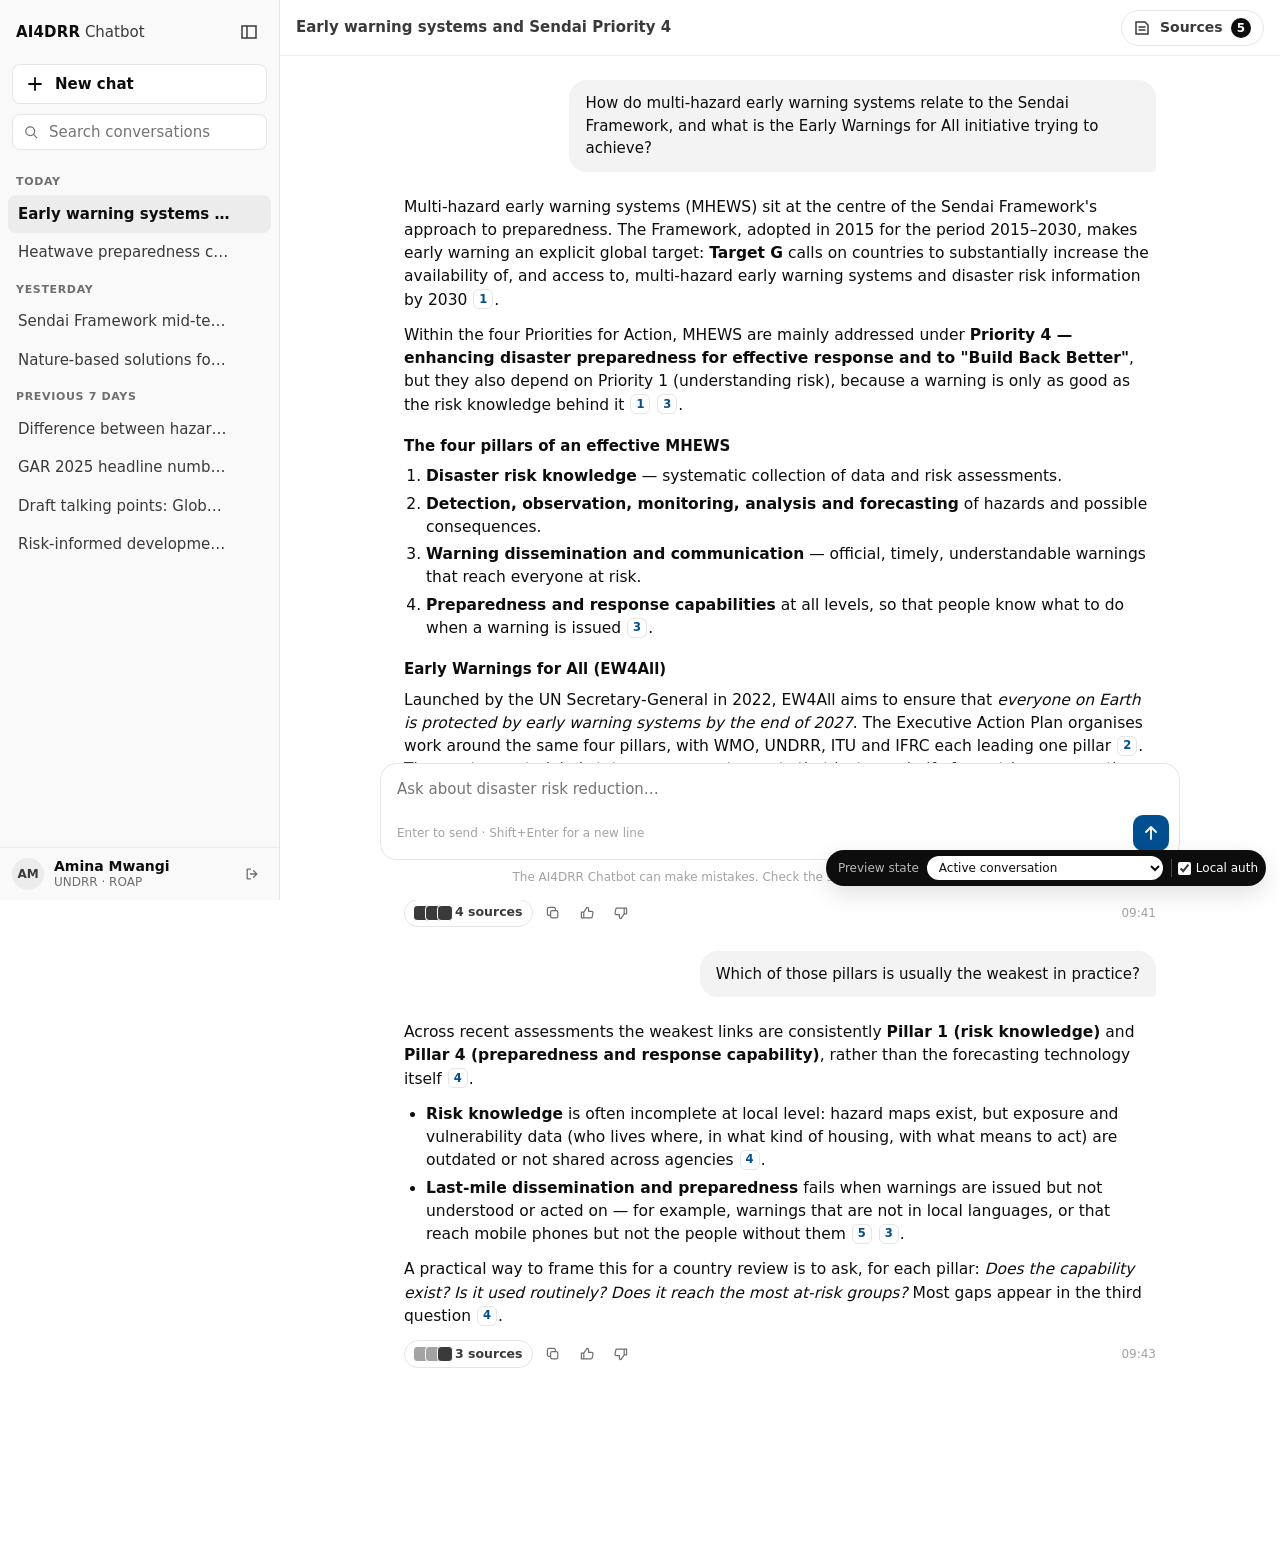
<file: templates/v1-sidebar-sources/index.html>
<!DOCTYPE html>
<html lang="en">
<head>
  <meta charset="UTF-8" />
  <meta name="viewport" content="width=device-width, initial-scale=1.0" />
  <title>AI4DRR Chatbot — UX template v1</title>
  <meta name="description" content="Static UX template: ChatGPT-style chat with left history sidebar and a Copilot-style sources panel on the right. Mock data only." />
  <link rel="stylesheet" href="styles.css" />
</head>
<body data-state="conversation">

  <!-- ================= LOGIN (entry state, mock auth) =================
       Two views: sign-in (SSO + optional local form) and reset. Invitation-only:
       there is no self-registration; see admin-users.html and account-setup.html.
       Everything marked data-local-auth-only is shown only while
       body[data-local-auth="on"] (mock of a future LOCAL_AUTH_ENABLED setting). -->
  <section class="login" id="login" aria-labelledby="loginTitle" hidden>
    <div class="login-inner">
      <h1 id="loginTitle" class="login-wordmark"><span class="wm-name">AI4DRR</span><span class="wm-product">Chatbot</span></h1>

      <!-- View: sign in -->
      <div class="auth-view" id="authSignIn">
        <p class="login-sub">Sign in to access the AI4DRR Chatbot using your organizational account.</p>
        <button class="sso-btn" id="ssoBtn" type="button">
          <span class="sso-btn-label">
            <svg class="ms-glyph" viewBox="0 0 20 20" aria-hidden="true"><rect x="3" y="3" width="6.5" height="6.5"/><rect x="10.5" y="3" width="6.5" height="6.5"/><rect x="3" y="10.5" width="6.5" height="6.5"/><rect x="10.5" y="10.5" width="6.5" height="6.5"/></svg>
            Sign in with Microsoft
          </span>
          <span class="sso-btn-busy" aria-hidden="true"><i class="spinner"></i> Signing in…</span>
        </button>

        <div class="auth-or" data-local-auth-only role="separator" aria-label="or"><span>or</span></div>

        <form class="auth-form" id="localForm" data-local-auth-only novalidate>
          <div class="field">
            <label for="loginEmail">Email</label>
            <input id="loginEmail" name="email" type="email" autocomplete="username" placeholder="name@example.org" required />
          </div>
          <div class="field">
            <label for="loginPassword">Password</label>
            <input id="loginPassword" name="password" type="password" autocomplete="current-password" required />
          </div>
          <p class="auth-error" id="localError" role="alert" hidden></p>
          <button class="auth-btn" id="localSubmit" type="submit">
            <span class="auth-btn-label">Sign in</span>
            <span class="auth-btn-busy" aria-hidden="true"><i class="spinner"></i> Signing in…</span>
          </button>
          <div class="auth-links">
            <a href="#" data-auth-view="reset">Forgot password?</a>
          </div>
        </form>

        <p class="login-note">Access is by invitation only. Accounts are created by the AI4DRR Chatbot administrators.</p>
      </div>

      <!-- View: reset password (local auth only) -->
      <div class="auth-view" id="authReset" data-local-auth-only hidden>
        <h2 class="auth-heading">Reset your password</h2>
        <p class="login-sub">Enter your email and we will send you a link to choose a new password.</p>
        <form class="auth-form" id="resetForm" novalidate>
          <div class="field">
            <label for="resetEmail">Email</label>
            <input id="resetEmail" name="email" type="email" autocomplete="username" placeholder="name@example.org" required />
          </div>
          <p class="auth-error" id="resetError" role="alert" hidden></p>
          <p class="auth-success" id="resetDone" role="status" hidden>If an account exists for that email, a reset link is on its way.</p>
          <button class="auth-btn" id="resetSubmit" type="submit">
            <span class="auth-btn-label">Send reset link</span>
            <span class="auth-btn-busy" aria-hidden="true"><i class="spinner"></i> Sending…</span>
          </button>
          <div class="auth-links">
            <a href="#" data-auth-view="signin">Back to sign in</a>
          </div>
        </form>
      </div>
    </div>
    <p class="login-foot">© UNDRR · AI4DRR Chatbot (preview)</p>
  </section>

  <div class="app" id="app">

    <!-- ================= LEFT: conversation history ================= -->
    <aside class="sidebar" id="sidebar" aria-label="Conversation history">
      <div class="sidebar-head">
        <a class="brand" href="#" aria-label="AI4DRR Chatbot home">
          <span class="brand-text"><span class="wm-name">AI4DRR</span> <span class="wm-product">Chatbot</span></span>
        </a>
        <button class="icon-btn" id="sidebarCollapse" type="button" title="Collapse history" aria-label="Collapse history panel" aria-controls="sidebar" aria-expanded="true">
          <svg viewBox="0 0 20 20" aria-hidden="true"><path d="M3 4h14v12H3z" fill="none" stroke="currentColor" stroke-width="1.5"/><path d="M8 4v12" stroke="currentColor" stroke-width="1.5"/></svg>
        </button>
      </div>

      <button class="new-chat" id="newChatBtn" type="button">
        <svg viewBox="0 0 20 20" aria-hidden="true"><path d="M10 4v12M4 10h12" stroke="currentColor" stroke-width="1.8" stroke-linecap="round"/></svg>
        <span>New chat</span>
      </button>

      <div class="sidebar-search">
        <svg viewBox="0 0 20 20" aria-hidden="true"><circle cx="9" cy="9" r="5.5" fill="none" stroke="currentColor" stroke-width="1.5"/><path d="M13 13l4 4" stroke="currentColor" stroke-width="1.5" stroke-linecap="round"/></svg>
        <input type="search" placeholder="Search conversations" aria-label="Search conversations" />
      </div>

      <nav class="history" id="history" aria-label="Previous conversations">
        <!-- rendered by app.js from mock-data.js -->
      </nav>

      <div class="sidebar-foot">
        <div class="user-chip" title="Signed-in user (mock)">
          <span class="avatar" aria-hidden="true">AM</span>
          <span class="user-meta">
            <span class="user-name">Amina Mwangi</span>
            <span class="user-org">UNDRR · ROAP</span>
          </span>
          <button class="icon-btn signout" id="signOut" type="button" title="Sign out (mock)" aria-label="Sign out">
            <svg viewBox="0 0 20 20" aria-hidden="true"><path d="M8 4H4v12h4M12 14l4-4-4-4M16 10H8" fill="none" stroke="currentColor" stroke-width="1.6" stroke-linecap="round" stroke-linejoin="round"/></svg>
          </button>
        </div>
      </div>
    </aside>

    <!-- ================= CENTER: chat ================= -->
    <main class="chat" id="chat">
      <header class="topbar">
        <div class="topbar-left">
          <button class="icon-btn" id="sidebarOpen" type="button" title="Show history" aria-label="Show history panel" aria-controls="sidebar">
            <svg viewBox="0 0 20 20" aria-hidden="true"><path d="M3 5h14M3 10h14M3 15h14" stroke="currentColor" stroke-width="1.6" stroke-linecap="round"/></svg>
          </button>
          <h1 class="topbar-title" id="chatTitle">New chat</h1>
        </div>
        <div class="topbar-right">
          <button class="pill-btn" id="sourcesToggle" type="button" aria-controls="sources" aria-expanded="false">
            <svg viewBox="0 0 20 20" aria-hidden="true"><path d="M4 4h9l3 3v9H4z" fill="none" stroke="currentColor" stroke-width="1.5"/><path d="M7 9h6M7 12h6" stroke="currentColor" stroke-width="1.5" stroke-linecap="round"/></svg>
            <span>Sources</span>
            <span class="count" id="sourcesCount">0</span>
          </button>
        </div>
      </header>

      <div class="thread-wrap" id="threadWrap">
        <!-- Welcome / empty state -->
        <section class="welcome" id="welcome" aria-label="Start a conversation">
          <div class="welcome-inner">
            <h2>What would you like to know about disaster risk reduction?</h2>
            <p>Answers are grounded in UNDRR and PreventionWeb knowledge, with sources you can check. The assistant does not give personal legal, medical or financial advice.</p>
            <div class="suggestions" id="suggestions">
              <!-- rendered by app.js -->
            </div>
          </div>
        </section>

        <!-- Conversation thread -->
        <div class="thread" id="thread" aria-live="polite">
          <!-- rendered by app.js -->
        </div>
      </div>

      <div class="composer-wrap">
        <form class="composer" id="composer" autocomplete="off">
          <label class="sr-only" for="composerInput">Message</label>
          <textarea id="composerInput" rows="1" placeholder="Ask about disaster risk reduction…"></textarea>
          <div class="composer-actions">
            <span class="composer-hint">Enter to send · Shift+Enter for a new line</span>
            <button class="send-btn" id="sendBtn" type="submit" aria-label="Send message">
              <svg viewBox="0 0 20 20" aria-hidden="true"><path d="M10 16V4M5 9l5-5 5 5" fill="none" stroke="currentColor" stroke-width="1.8" stroke-linecap="round" stroke-linejoin="round"/></svg>
            </button>
          </div>
        </form>
        <p class="composer-disclaimer">The AI4DRR Chatbot can make mistakes. Check the sources before relying on an answer.</p>
      </div>
    </main>

    <!-- ================= RIGHT: sources / citations ================= -->
    <aside class="sources" id="sources" aria-label="Sources and citations" aria-hidden="true">
      <div class="sources-head">
        <div>
          <h2>Sources</h2>
          <p class="sources-sub" id="sourcesSub">For the latest answer</p>
        </div>
        <button class="icon-btn" id="sourcesClose" type="button" title="Close sources" aria-label="Close sources panel">
          <svg viewBox="0 0 20 20" aria-hidden="true"><path d="M5 5l10 10M15 5L5 15" stroke="currentColor" stroke-width="1.6" stroke-linecap="round"/></svg>
        </button>
      </div>
      <div class="sources-filter" role="group" aria-label="Filter sources">
        <button type="button" class="chip is-on" data-filter="all">All</button>
        <button type="button" class="chip" data-filter="KB">Knowledge base</button>
        <button type="button" class="chip" data-filter="WEB">Web</button>
      </div>
      <ol class="source-list" id="sourceList">
        <!-- rendered by app.js -->
      </ol>
      <div class="sources-empty" id="sourcesEmpty" hidden>
        <p>No sources yet. Ask a question and the sources used for the answer will appear here.</p>
      </div>
    </aside>

    <div class="scrim" id="scrim" hidden></div>
  </div>

  <!-- Template-only control to switch between static states. Not part of the product UI. -->
  <div class="demo-bar" role="region" aria-label="Template preview states">
    <span class="demo-label">Preview state</span>
    <select id="stateSelect" aria-label="Preview state">
      <option value="login">Login</option>
      <option value="login-loading">Login — signing in</option>
      <option value="login-reset">Login — reset password</option>
      <option value="welcome">Welcome / new chat</option>
      <option value="conversation" selected>Active conversation</option>
      <option value="sources-open">Sources panel open ([2] focused)</option>
      <option value="loading">Loading / thinking</option>
      <option value="error">Error presentation</option>
    </select>
    <label class="demo-toggle" title="Mock of the future LOCAL_AUTH_ENABLED setting">
      <input type="checkbox" id="localAuthToggle" />
      <span>Local auth</span>
    </label>
  </div>

  <script src="mock-data.js"></script>
  <script src="app.js"></script>
</body>
</html>
</file>
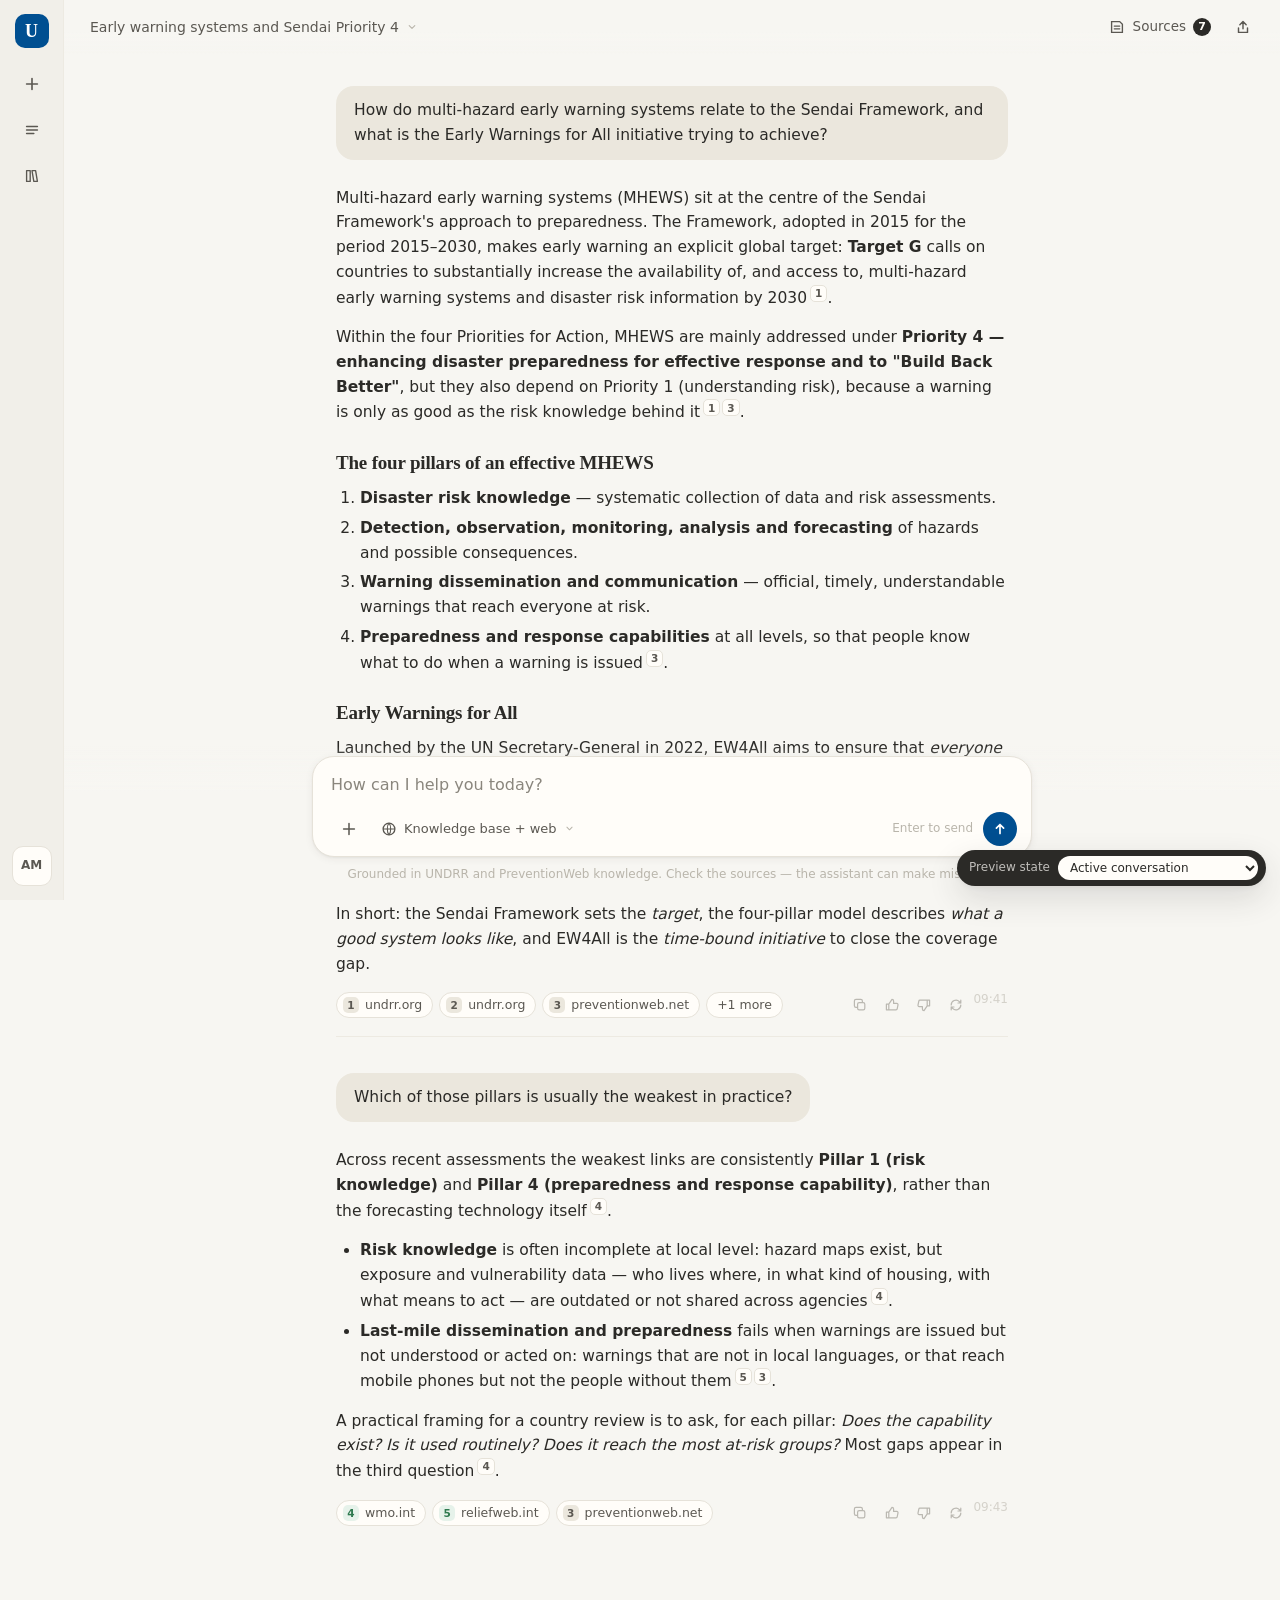
<file: templates/v2-claude-web/index.html>
<!DOCTYPE html>
<html lang="en">
<head>
  <meta charset="UTF-8" />
  <meta name="viewport" content="width=device-width, initial-scale=1.0" />
  <title>UNDRR Chatbot — UX concept v2</title>
  <meta name="description" content="Static UX concept v2: calm, document-like conversation workspace with an icon rail, floating composer, citation popovers and a grouped Sources panel. Mock data only." />
  <link rel="stylesheet" href="styles.css" />
</head>
<body data-state="conversation">
<div class="ws" id="ws">

  <!-- ============ LEFT: icon rail + expandable recents panel ============ -->
  <nav class="rail" id="rail" aria-label="Primary">
    <a class="rail-brand" href="#" aria-label="UNDRR Chatbot">
      <span class="brand-mark" aria-hidden="true">U</span>
    </a>
    <button class="rail-btn" id="railNew" type="button" title="New chat" aria-label="New chat">
      <svg viewBox="0 0 20 20" aria-hidden="true"><path d="M10 4v12M4 10h12" stroke="currentColor" stroke-width="1.8" stroke-linecap="round"/></svg>
    </button>
    <button class="rail-btn" id="railRecents" type="button" title="Recents" aria-label="Show recent conversations" aria-controls="recents" aria-expanded="false">
      <svg viewBox="0 0 20 20" aria-hidden="true"><path d="M4 6h12M4 10h12M4 14h8" stroke="currentColor" stroke-width="1.7" stroke-linecap="round"/></svg>
    </button>
    <button class="rail-btn" type="button" title="Library (mock)" aria-label="Library">
      <svg viewBox="0 0 20 20" aria-hidden="true"><path d="M4 4h4v12H4zM10 4h4l2 12h-4z" fill="none" stroke="currentColor" stroke-width="1.5" stroke-linejoin="round"/></svg>
    </button>
    <div class="rail-spacer"></div>
    <button class="rail-btn rail-avatar" type="button" title="Amina Mwangi · UNDRR ROAP (mock)" aria-label="Account">AM</button>
  </nav>

  <aside class="recents" id="recents" aria-label="Recent conversations" aria-hidden="true">
    <div class="recents-head">
      <h2>Recents</h2>
      <button class="ghost-btn" id="recentsPin" type="button" aria-pressed="false" title="Keep panel open">
        <svg viewBox="0 0 20 20" aria-hidden="true"><path d="M3 4h14v12H3z" fill="none" stroke="currentColor" stroke-width="1.5"/><path d="M8 4v12" stroke="currentColor" stroke-width="1.5"/></svg>
      </button>
    </div>
    <button class="recents-new" id="recentsNew" type="button">
      <svg viewBox="0 0 20 20" aria-hidden="true"><path d="M10 4v12M4 10h12" stroke="currentColor" stroke-width="1.8" stroke-linecap="round"/></svg>
      New chat
    </button>
    <div class="recents-list" id="recentsList"><!-- app.js --></div>
    <div class="recents-foot">
      <span class="foot-name">Amina Mwangi</span>
      <span class="foot-org">UNDRR · ROAP</span>
    </div>
  </aside>

  <!-- ============ CENTRE: document-like conversation ============ -->
  <main class="doc" id="doc">
    <header class="doc-head">
      <div class="doc-head-l">
        <button class="ghost-btn only-mobile" id="mobileMenu" type="button" aria-label="Open navigation">
          <svg viewBox="0 0 20 20" aria-hidden="true"><path d="M4 6h12M4 10h12M4 14h12" stroke="currentColor" stroke-width="1.7" stroke-linecap="round"/></svg>
        </button>
        <button class="doc-title" id="docTitle" type="button" title="Rename (mock)">
          <span id="docTitleText">New chat</span>
          <svg viewBox="0 0 20 20" aria-hidden="true"><path d="M6 8l4 4 4-4" fill="none" stroke="currentColor" stroke-width="1.6" stroke-linecap="round" stroke-linejoin="round"/></svg>
        </button>
      </div>
      <div class="doc-head-r">
        <button class="ghost-btn" id="sourcesBtn" type="button" aria-controls="sourcesPanel" aria-expanded="false">
          <svg viewBox="0 0 20 20" aria-hidden="true"><path d="M4 4h9l3 3v9H4z" fill="none" stroke="currentColor" stroke-width="1.5"/><path d="M7 9h6M7 12h6" stroke="currentColor" stroke-width="1.5" stroke-linecap="round"/></svg>
          <span>Sources</span><span class="badge" id="sourcesBadge">0</span>
        </button>
        <button class="ghost-btn icon-only" type="button" title="Share (mock)" aria-label="Share">
          <svg viewBox="0 0 20 20" aria-hidden="true"><path d="M10 12V4M6.5 7.5L10 4l3.5 3.5M5 11v5h10v-5" fill="none" stroke="currentColor" stroke-width="1.6" stroke-linecap="round" stroke-linejoin="round"/></svg>
        </button>
      </div>
    </header>

    <!-- Welcome (new chat) -->
    <section class="greet" id="greet" aria-label="New chat">
      <span class="greet-mark" aria-hidden="true">U</span>
      <h1 class="greet-title">Good afternoon, Amina.<br><span>What are you working on in disaster risk reduction?</span></h1>
    </section>

    <!-- Conversation -->
    <article class="thread" id="thread" aria-live="polite"><!-- app.js --></article>

    <!-- Composer (in welcome it sits mid-page; in conversation it sticks to the bottom) -->
    <div class="composer-wrap" id="composerWrap">
      <form class="composer" id="composer" autocomplete="off">
        <label class="sr-only" for="composerInput">Message</label>
        <textarea id="composerInput" rows="1" placeholder="How can I help you today?"></textarea>
        <div class="composer-row">
          <div class="composer-tools">
            <button class="tool-btn" type="button" title="Attach a file (mock)" aria-label="Attach a file">
              <svg viewBox="0 0 20 20" aria-hidden="true"><path d="M10 4v12M4 10h12" stroke="currentColor" stroke-width="1.7" stroke-linecap="round"/></svg>
            </button>
            <button class="tool-btn tool-scope" type="button" title="Answer scope (mock)" aria-haspopup="menu">
              <svg viewBox="0 0 20 20" aria-hidden="true"><circle cx="10" cy="10" r="6.5" fill="none" stroke="currentColor" stroke-width="1.5"/><path d="M3.5 10h13M10 3.5c2.5 2.5 2.5 10.5 0 13M10 3.5c-2.5 2.5-2.5 10.5 0 13" fill="none" stroke="currentColor" stroke-width="1.2"/></svg>
              <span>Knowledge base + web</span>
              <svg viewBox="0 0 20 20" aria-hidden="true" class="chev"><path d="M6 8l4 4 4-4" fill="none" stroke="currentColor" stroke-width="1.6" stroke-linecap="round" stroke-linejoin="round"/></svg>
            </button>
          </div>
          <div class="composer-send">
            <span class="composer-hint">Enter to send</span>
            <button class="send-btn" id="sendBtn" type="submit" aria-label="Send message">
              <svg viewBox="0 0 20 20" aria-hidden="true"><path d="M10 15V5M6 9l4-4 4 4" fill="none" stroke="currentColor" stroke-width="1.9" stroke-linecap="round" stroke-linejoin="round"/></svg>
            </button>
          </div>
        </div>
      </form>
      <p class="composer-note">Grounded in UNDRR and PreventionWeb knowledge. Check the sources — the assistant can make mistakes.</p>
    </div>

    <!-- Welcome-only prompt starters (below the mid-page composer) -->
    <section class="starters" id="starters" aria-label="Suggested prompts"><!-- app.js --></section>
  </main>

  <!-- ============ RIGHT: Sources panel (grouped per answer) ============ -->
  <aside class="sources" id="sourcesPanel" aria-label="Sources" aria-hidden="true">
    <div class="sources-head">
      <h2>Sources</h2>
      <button class="ghost-btn icon-only" id="sourcesClose" type="button" aria-label="Close sources">
        <svg viewBox="0 0 20 20" aria-hidden="true"><path d="M5 5l10 10M15 5L5 15" stroke="currentColor" stroke-width="1.6" stroke-linecap="round"/></svg>
      </button>
    </div>
    <p class="sources-note" id="sourcesNote">Grouped by answer. Select a citation in the conversation to jump to its source.</p>
    <div class="sources-body" id="sourcesBody"><!-- app.js --></div>
  </aside>

  <!-- Citation quick-inspect popover (desktop) / bottom sheet (mobile) -->
  <div class="popover" id="popover" role="dialog" aria-label="Source" hidden>
    <div class="pop-arrow" aria-hidden="true"></div>
    <div class="pop-body" id="popBody"></div>
  </div>

  <div class="scrim" id="scrim" hidden></div>
</div>

<!-- Template-only control. Not part of the product UI. -->
<div class="demo-bar" role="region" aria-label="Template preview states">
  <span class="demo-label">Preview state</span>
  <select id="stateSelect" aria-label="Preview state">
    <option value="welcome">Welcome / new chat</option>
    <option value="conversation" selected>Active conversation</option>
    <option value="citation">Citation popover open ([2])</option>
    <option value="sources-open">Sources panel open</option>
    <option value="loading">Loading / thinking</option>
    <option value="error">Error presentation</option>
  </select>
</div>

<script src="mock-data.js"></script>
<script src="app.js"></script>
</body>
</html>
</file>
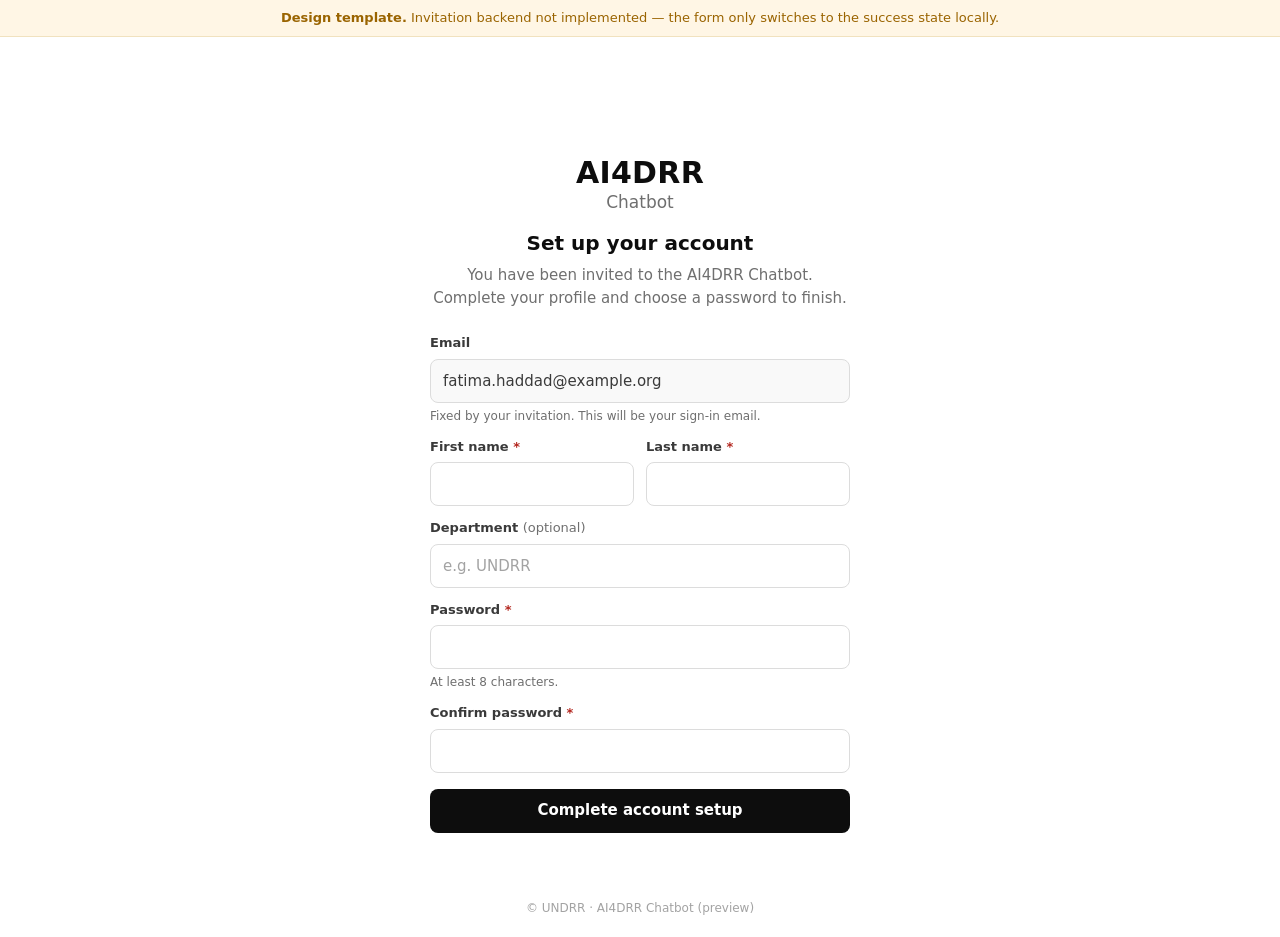
<file: templates/v1-sidebar-sources/account-setup.html>
<!DOCTYPE html>
<html lang="en">
<head>
  <meta charset="UTF-8" />
  <meta name="viewport" content="width=device-width, initial-scale=1.0" />
  <title>Account setup — AI4DRR Chatbot (UX template v1)</title>
  <meta name="description" content="Design template: the account-setup screen an invited user reaches from their invitation link. Mock only; no backend." />
  <link rel="stylesheet" href="styles.css" />
  <link rel="stylesheet" href="admin.css" />
</head>
<body data-state="login">

  <!-- Template-only notice: the invitation link, its validation and the account creation do not exist yet.
       Preview states: ?state=form (default) | ?state=success | ?state=invalid -->
  <div class="tpl-banner" role="note">
    <strong>Design template.</strong> Invitation backend not implemented — the form only switches to the success state locally.
  </div>

  <!-- Same centred entry layout as the sign-in screen (styles.css .login). -->
  <section class="login setup" aria-labelledby="setupTitle">
    <div class="login-inner">
      <h1 class="login-wordmark"><span class="wm-name">AI4DRR</span><span class="wm-product">Chatbot</span></h1>

      <!-- State: the form (valid invitation) -->
      <div class="auth-view" id="setupForm">
        <h2 class="auth-heading" id="setupTitle">Set up your account</h2>
        <p class="login-sub">You have been invited to the AI4DRR Chatbot. Complete your profile and choose a password to finish.</p>
        <form class="auth-form" id="form" novalidate>
          <div class="field field-readonly">
            <label for="email">Email</label>
            <input id="email" name="email" type="email" value="fatima.haddad@example.org" readonly aria-readonly="true" />
            <p class="field-hint">Fixed by your invitation. This will be your sign-in email.</p>
          </div>
          <div class="field-row">
            <div class="field">
              <label for="firstName">First name <span class="required" aria-hidden="true">*</span></label>
              <input id="firstName" name="first_name" type="text" autocomplete="given-name" required />
            </div>
            <div class="field">
              <label for="lastName">Last name <span class="required" aria-hidden="true">*</span></label>
              <input id="lastName" name="last_name" type="text" autocomplete="family-name" required />
            </div>
          </div>
          <div class="field">
            <label for="department">Department <span class="optional">(optional)</span></label>
            <input id="department" name="department" type="text" autocomplete="organization" placeholder="e.g. UNDRR" />
          </div>
          <div class="field">
            <label for="password">Password <span class="required" aria-hidden="true">*</span></label>
            <input id="password" name="password" type="password" autocomplete="new-password" minlength="8" required />
            <p class="field-hint">At least 8 characters.</p>
          </div>
          <div class="field">
            <label for="confirm">Confirm password <span class="required" aria-hidden="true">*</span></label>
            <input id="confirm" name="confirm_password" type="password" autocomplete="new-password" required />
          </div>
          <p class="auth-error" id="error" role="alert" hidden></p>
          <button class="auth-btn" id="submit" type="submit">
            <span class="auth-btn-label">Complete account setup</span>
            <span class="auth-btn-busy" aria-hidden="true"><i class="spinner"></i> Setting up…</span>
          </button>
        </form>
      </div>

      <!-- State: success -->
      <div class="auth-view setup-success" id="setupSuccess" hidden>
        <div class="check" aria-hidden="true"><svg viewBox="0 0 20 20"><path d="M5 10.5l3.5 3.5L15 7" fill="none" stroke="currentColor" stroke-width="2" stroke-linecap="round" stroke-linejoin="round"/></svg></div>
        <h2 class="auth-heading">Account setup complete</h2>
        <p class="login-sub">Your AI4DRR Chatbot account is ready.</p>
        <a class="auth-btn" href="index.html">Continue to AI4DRR Chatbot</a>
      </div>

      <!-- State: invalid or expired link -->
      <div class="auth-view setup-success" id="setupInvalid" hidden>
        <h2 class="auth-heading">This invitation link is not valid</h2>
        <p class="login-sub">The link may have expired (invitations last 24 hours) or already been used. Ask an AI4DRR Chatbot administrator for a new invitation.</p>
        <a class="auth-btn" href="index.html">Go to sign in</a>
      </div>
    </div>
    <p class="login-foot">© UNDRR · AI4DRR Chatbot (preview)</p>
  </section>

  <script>
    /* Template-only behaviour: client-side checks, then the success state. No request is made. */
    (function () {
      'use strict';
      const $ = (id) => document.getElementById(id);
      const show = (id) => ['setupForm', 'setupSuccess', 'setupInvalid'].forEach((v) => { $(v).hidden = v !== id; });
      const state = new URLSearchParams(location.search).get('state');
      if (state === 'success') show('setupSuccess');
      else if (state === 'invalid') show('setupInvalid');
      $('form').addEventListener('submit', (e) => {
        e.preventDefault();
        const f = $('form'); const err = $('error'); err.hidden = true;
        if (!f.first_name.value.trim() || !f.last_name.value.trim()) { err.textContent = 'First name and last name are required.'; err.hidden = false; return; }
        if (f.password.value.length < 8) { err.textContent = 'Use at least 8 characters for your password.'; err.hidden = false; return; }
        if (f.password.value !== f.confirm_password.value) { err.textContent = 'Passwords do not match.'; err.hidden = false; return; }
        $('submit').disabled = true; $('submit').classList.add('is-busy');
        setTimeout(() => { $('submit').disabled = false; $('submit').classList.remove('is-busy'); show('setupSuccess'); }, 900);
      });
    })();
  </script>
</body>
</html>
</file>
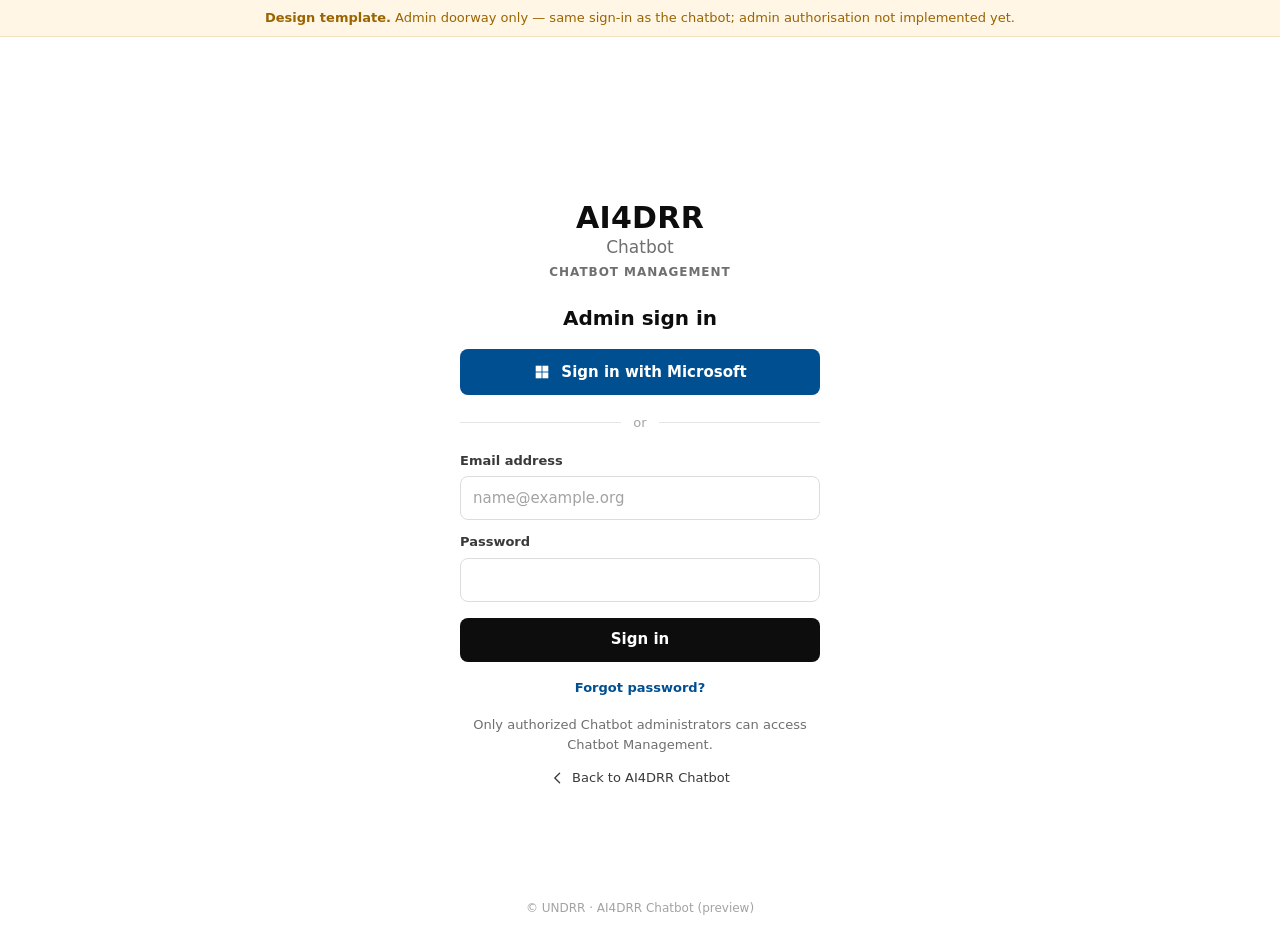
<file: templates/v1-sidebar-sources/admin-login.html>
<!DOCTYPE html>
<html lang="en">
<head>
  <meta charset="UTF-8" />
  <meta name="viewport" content="width=device-width, initial-scale=1.0" />
  <title>Admin sign in — Chatbot Management (UX template v1)</title>
  <meta name="description" content="Design template for /admin/login: the Chatbot Management doorway. Same sign-in methods and session model as the chatbot; no separate auth. Mock only." />
  <link rel="stylesheet" href="styles.css" />
  <link rel="stylesheet" href="admin.css" />
</head>
<body data-state="login" data-local-auth="on">

  <!-- Template-only notice. Design target: /admin/login. Same methods (Microsoft primary, local when
       LOCAL_AUTH_ENABLED), same users / auth_sessions as the normal sign-in — only the doorway differs.
       Admin authorisation (users.is_admin, /api/admin/*) is a later backend task; nothing is enforced here.
       Preview: ?local=off hides the local section, as GET /api/auth/config would. -->
  <div class="tpl-banner" role="note">
    <strong>Design template.</strong> Admin doorway only — same sign-in as the chatbot; admin authorisation not implemented yet.
  </div>

  <section class="login admin-login" aria-labelledby="adminLoginTitle">
    <div class="login-inner">
      <h1 class="login-wordmark"><span class="wm-name">AI4DRR</span><span class="wm-product">Chatbot</span></h1>
      <p class="admin-login-area">Chatbot Management</p>

      <div class="auth-view" id="authSignIn">
        <h2 class="auth-heading" id="adminLoginTitle">Admin sign in</h2>
        <button class="sso-btn" id="ssoBtn" type="button">
          <span class="sso-btn-label">
            <svg class="ms-glyph" viewBox="0 0 20 20" aria-hidden="true"><rect x="3" y="3" width="6.5" height="6.5"/><rect x="10.5" y="3" width="6.5" height="6.5"/><rect x="3" y="10.5" width="6.5" height="6.5"/><rect x="10.5" y="10.5" width="6.5" height="6.5"/></svg>
            Sign in with Microsoft
          </span>
          <span class="sso-btn-busy" aria-hidden="true"><i class="spinner"></i> Signing in…</span>
        </button>

        <div class="auth-or" data-local-auth-only role="separator" aria-label="or"><span>or</span></div>

        <form class="auth-form" id="localForm" data-local-auth-only novalidate>
          <div class="field">
            <label for="loginEmail">Email address</label>
            <input id="loginEmail" name="email" type="email" autocomplete="username" placeholder="name@example.org" required />
          </div>
          <div class="field">
            <label for="loginPassword">Password</label>
            <input id="loginPassword" name="password" type="password" autocomplete="current-password" required />
          </div>
          <p class="auth-error" id="localError" role="alert" hidden></p>
          <button class="auth-btn" id="localSubmit" type="submit">
            <span class="auth-btn-label">Sign in</span>
            <span class="auth-btn-busy" aria-hidden="true"><i class="spinner"></i> Signing in…</span>
          </button>
          <div class="auth-links">
            <a href="index.html">Forgot password?</a>
          </div>
        </form>

        <p class="login-note">Only authorized Chatbot administrators can access Chatbot Management.</p>
        <a class="admin-login-back" href="index.html">
          <svg viewBox="0 0 20 20" aria-hidden="true"><path d="M12 4l-6 6 6 6" fill="none" stroke="currentColor" stroke-width="1.6" stroke-linecap="round" stroke-linejoin="round"/></svg>
          Back to AI4DRR Chatbot
        </a>
      </div>
    </div>
    <p class="login-foot">© UNDRR · AI4DRR Chatbot (preview)</p>
  </section>

  <script>
    /* Template-only behaviour: the feature flag comes from the URL instead of GET /api/auth/config, and both
       sign-in actions only show a busy state, then open the Users template. No request is made. */
    (function () {
      'use strict';
      const $ = (id) => document.getElementById(id);
      if (new URLSearchParams(location.search).get('local') === 'off') document.body.dataset.localAuth = 'off';
      const go = (btn) => { btn.disabled = true; btn.classList.add('is-busy'); setTimeout(() => { location.href = 'admin-users.html'; }, 900); };
      $('ssoBtn').addEventListener('click', () => go($('ssoBtn')));
      $('localForm').addEventListener('submit', (e) => {
        e.preventDefault();
        const f = $('localForm'); const err = $('localError'); err.hidden = true;
        if (!f.email.value.trim() || !f.email.validity.valid || !f.password.value) { err.textContent = 'Enter your email address and password.'; err.hidden = false; return; }
        go($('localSubmit'));
      });
    })();
  </script>
</body>
</html>
</file>
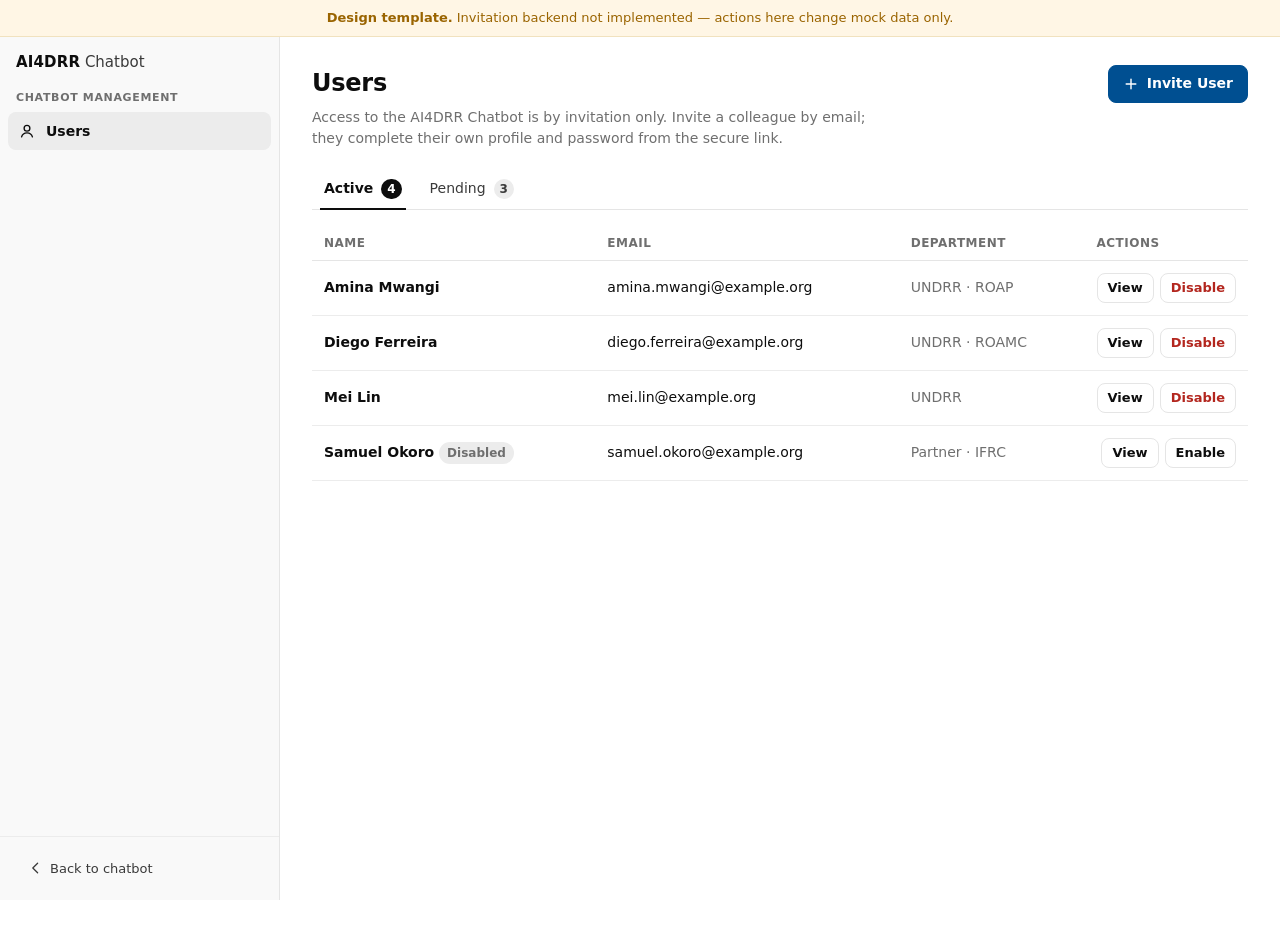
<file: templates/v1-sidebar-sources/admin-users.html>
<!DOCTYPE html>
<html lang="en">
<head>
  <meta charset="UTF-8" />
  <meta name="viewport" content="width=device-width, initial-scale=1.0" />
  <title>Chatbot Management — Users (UX template v1)</title>
  <meta name="description" content="Design template: invitation-only user management for the AI4DRR Chatbot. Mock data only; no backend." />
  <link rel="stylesheet" href="styles.css" />
  <link rel="stylesheet" href="admin.css" />
</head>
<body class="admin-body">

  <!-- Template-only notice. The invitation backend (invite / resend / revoke / disable) does not exist yet;
       every action on this page only changes the mock data in the browser. -->
  <div class="tpl-banner" role="note">
    <strong>Design template.</strong> Invitation backend not implemented — actions here change mock data only.
  </div>

  <div class="admin" id="admin">

    <!-- ================= LEFT: management navigation ================= -->
    <aside class="admin-nav" aria-label="Chatbot management">
      <div class="sidebar-head">
        <a class="brand" href="index.html" aria-label="AI4DRR Chatbot">
          <span class="brand-text"><span class="wm-name">AI4DRR</span> <span class="wm-product">Chatbot</span></span>
        </a>
      </div>
      <p class="admin-nav-title">Chatbot Management</p>
      <nav class="admin-menu">
        <a class="admin-menu-item is-active" href="#" aria-current="page">
          <svg viewBox="0 0 20 20" aria-hidden="true"><circle cx="10" cy="7" r="3.2" fill="none" stroke="currentColor" stroke-width="1.5"/><path d="M4 16.5c.8-3 3.1-4.5 6-4.5s5.2 1.5 6 4.5" fill="none" stroke="currentColor" stroke-width="1.5" stroke-linecap="round"/></svg>
          <span>Users</span>
        </a>
      </nav>
      <div class="sidebar-foot">
        <a class="admin-back" href="index.html">
          <svg viewBox="0 0 20 20" aria-hidden="true"><path d="M12 4l-6 6 6 6" fill="none" stroke="currentColor" stroke-width="1.6" stroke-linecap="round" stroke-linejoin="round"/></svg>
          Back to chatbot
        </a>
      </div>
    </aside>

    <!-- ================= MAIN: users ================= -->
    <main class="admin-main">
      <header class="admin-head">
        <div>
          <h1 class="admin-title">Users</h1>
          <p class="admin-sub">Access to the AI4DRR Chatbot is by invitation only. Invite a colleague by email; they complete their own profile and password from the secure link.</p>
        </div>
        <button class="btn btn-primary admin-primary" id="inviteBtn" type="button">
          <svg viewBox="0 0 20 20" aria-hidden="true"><path d="M10 4v12M4 10h12" stroke="currentColor" stroke-width="1.8" stroke-linecap="round"/></svg>
          Invite User
        </button>
      </header>

      <div class="admin-tabs" role="tablist" aria-label="User lists">
        <button class="admin-tab is-active" id="tabActive" role="tab" type="button" aria-selected="true" aria-controls="panelActive" data-tab="active">
          Active <span class="tab-count" id="countActive">0</span>
        </button>
        <button class="admin-tab" id="tabPending" role="tab" type="button" aria-selected="false" aria-controls="panelPending" data-tab="pending">
          Pending <span class="tab-count" id="countPending">0</span>
        </button>
      </div>

      <!-- Active users -->
      <section class="admin-panel" id="panelActive" role="tabpanel" aria-labelledby="tabActive">
        <table class="admin-table" aria-label="Active users">
          <thead>
            <tr><th scope="col">Name</th><th scope="col">Email</th><th scope="col">Department</th><th scope="col" class="col-actions">Actions</th></tr>
          </thead>
          <tbody id="activeRows"><!-- rendered by admin.js from mock data --></tbody>
        </table>
        <p class="admin-empty" id="activeEmpty" hidden>No active users yet.</p>
      </section>

      <!-- Pending invitations -->
      <section class="admin-panel" id="panelPending" role="tabpanel" aria-labelledby="tabPending" hidden>
        <table class="admin-table" aria-label="Pending invitations">
          <thead>
            <tr><th scope="col">Email</th><th scope="col">Invited</th><th scope="col">Expires</th><th scope="col" class="col-actions">Actions</th></tr>
          </thead>
          <tbody id="pendingRows"><!-- rendered by admin.js from mock data --></tbody>
        </table>
        <p class="admin-empty" id="pendingEmpty" hidden>No pending invitations. Invitations expire 24 hours after they are sent.</p>
      </section>
    </main>
  </div>

  <!-- ================= Invite User dialog ================= -->
  <div class="modal-scrim" id="inviteScrim" hidden></div>
  <div class="modal" id="inviteModal" role="dialog" aria-modal="true" aria-labelledby="inviteTitle" hidden>
    <form class="modal-form" id="inviteForm" novalidate>
      <h2 class="modal-title" id="inviteTitle">Invite User</h2>
      <p class="modal-sub">The user will receive a secure link to complete their profile and set a password. The invitation expires in 24 hours.</p>
      <div class="field">
        <label for="inviteEmail">Email address <span class="required" aria-hidden="true">*</span></label>
        <input id="inviteEmail" name="email" type="email" autocomplete="off" placeholder="name@example.org" required />
      </div>
      <p class="auth-error" id="inviteError" role="alert" hidden></p>
      <div class="modal-actions">
        <button class="btn" id="inviteCancel" type="button">Cancel</button>
        <button class="btn btn-primary" id="inviteSubmit" type="submit">Send invitation</button>
      </div>
    </form>
  </div>

  <!-- Transient confirmation (template-only) -->
  <div class="toast" id="toast" role="status" hidden></div>

  <script src="admin.js"></script>
</body>
</html>
</file>
<file: templates/v1-sidebar-sources/styles.css>
/* =========================================================================
   AI4DRR Chatbot — UX template v1
   Three-column shell: history (left) · chat (centre) · sources (right).
   Plain CSS, no build step. Tokens first, then layout, then components.
   ========================================================================= */

:root {
  /* Quiet light theme: neutral white / light-gray surfaces, dark neutral
     text, low-contrast dividers. UNDRR blue is reserved for the brand mark,
     links, citations and the primary action — never for surface tints. */
  --blue-900: #003a6b;
  --blue-700: #004f91;
  --blue-500: #1a6bb5;
  --blue-100: #dde9f4;
  --blue-50:  #f3f7fb;

  --ink-900: #0d0d0d;    /* primary text */
  --ink-700: #3a3a3a;    /* secondary text / icons */
  --ink-500: #6f6f6f;    /* muted text */
  --ink-300: #a3a3a3;    /* placeholders, timestamps */
  --ink-200: #dcdcdc;    /* strong border */
  --ink-150: #e5e5e5;    /* default border */
  --ink-100: #ececec;    /* selected / hover surface */
  --ink-75:  #f3f3f3;    /* subtle surface (user bubble) */
  --ink-50:  #f9f9f9;    /* sidebar / panel canvas */
  --white:   #ffffff;

  --green-600: #2f7a4f;
  --green-50:  #eaf4ee;
  --amber-600: #9a6400;
  --amber-50:  #fff6e5;
  --red-600:   #b3261e;
  --red-50:    #fdecea;

  --bg-app: var(--white);
  --bg-panel: var(--ink-50);     /* sidebar + sources panel canvas */
  --bg-chat: var(--white);
  --border: var(--ink-150);
  --border-soft: var(--ink-100);
  --text: var(--ink-900);
  --text-muted: var(--ink-500);
  --accent: var(--blue-700);
  --accent-soft: var(--ink-100); /* selection is neutral, not blue */
  --focus: 0 0 0 2px rgba(0, 79, 145, 0.35);

  --sidebar-w: 280px;
  --sidebar-rail-w: 60px;
  --sources-w: 360px;
  --chat-max: 800px;
  --radius: 12px;
  --radius-sm: 8px;
  --shadow-1: none;                              /* flat surfaces; borders do the work */
  --shadow-2: 0 8px 24px rgba(0, 0, 0, 0.12);   /* mobile drawers only */
  --ease: 220ms cubic-bezier(0.2, 0, 0, 1);

  --font: "Segoe UI", system-ui, -apple-system, "Helvetica Neue", Arial, sans-serif;
}

* { box-sizing: border-box; }
html, body { height: 100%; }
body {
  margin: 0;
  font-family: var(--font);
  font-size: 15px;
  line-height: 1.5;
  color: var(--text);
  background: var(--bg-app);
  -webkit-font-smoothing: antialiased;
}
button, input, textarea, select { font: inherit; color: inherit; }
button { cursor: pointer; }
:where(button, input, textarea, select, a):focus-visible { outline: none; box-shadow: var(--focus); }
svg { width: 20px; height: 20px; display: block; }
.sr-only { position: absolute; width: 1px; height: 1px; overflow: hidden; clip: rect(0 0 0 0); white-space: nowrap; }

/* =========================================================================
   App shell — ChatGPT-style document flow
   The page (body) is the ONE primary vertical scroll. The sidebar and the
   sources panel are fixed to the viewport; the chat column is normal flow
   with left/right margins reserving their space. Nothing here can grow the
   document width: fixed elements are out of flow, and the chat column is
   sized from the viewport minus margins.
   ========================================================================= */
html { scroll-behavior: smooth; }
body { overflow-x: clip; }              /* safety net only — no scroll container is created */

.app { position: relative; min-height: 100dvh; }

/* Chat column: margins reserve the fixed panels' space on desktop */
.chat {
  display: flex; flex-direction: column;
  min-height: 100dvh;
  margin-left: var(--sidebar-w);
  margin-right: 0;
  background: var(--bg-chat);
  transition: margin var(--ease);
}
.app.sidebar-collapsed .chat { margin-left: var(--sidebar-rail-w); }
.app.sources-open .chat      { margin-right: var(--sources-w); }

.icon-btn {
  display: inline-flex; align-items: center; justify-content: center;
  width: 36px; height: 36px; border-radius: var(--radius-sm);
  border: 1px solid transparent; background: transparent; color: var(--ink-700);
}
.icon-btn:hover { background: var(--ink-100); }

.pill-btn {
  display: inline-flex; align-items: center; gap: 8px;
  height: 36px; padding: 0 12px 0 10px; border-radius: 999px;
  border: 1px solid var(--border); background: var(--white); color: var(--ink-700);
  font-weight: 600; font-size: 14px;
}
.pill-btn:hover { border-color: var(--ink-300); background: var(--ink-50); }
.pill-btn[aria-expanded="true"] { background: var(--ink-100); border-color: transparent; color: var(--ink-900); }
.pill-btn .count {
  min-width: 20px; height: 20px; padding: 0 6px; border-radius: 999px;
  background: var(--ink-900); color: var(--white); font-size: 12px; font-weight: 700;
  display: inline-flex; align-items: center; justify-content: center;
}
.pill-btn .count:empty, .pill-btn .count[data-zero="true"] { background: var(--ink-300); }

/* =========================================================================
   Left: history sidebar
   ========================================================================= */
.sidebar {
  position: fixed; top: 0; bottom: 0; left: 0; z-index: 30;
  width: var(--sidebar-w);
  display: flex; flex-direction: column; min-width: 0;
  background: var(--bg-panel); border-right: 1px solid var(--border);
  overflow: hidden;
  transition: width var(--ease), transform var(--ease);
}
.app.sidebar-collapsed .sidebar { width: var(--sidebar-rail-w); }
.sidebar-head {
  display: flex; align-items: center; justify-content: space-between;
  padding: 14px 12px 8px 16px;
}
.brand { display: inline-flex; align-items: center; gap: 10px; text-decoration: none; color: var(--text); min-width: 0; }
.brand-text { font-size: 15px; white-space: nowrap; color: var(--ink-900); }
.wm-name { font-weight: 800; letter-spacing: 0.01em; }
.wm-product { font-weight: 500; color: var(--ink-700); }

.new-chat {
  display: flex; align-items: center; gap: 10px; margin: 6px 12px 10px;
  height: 40px; padding: 0 12px; border-radius: var(--radius-sm);
  border: 1px solid var(--border); background: var(--white); font-weight: 600;
  white-space: nowrap;
}
.new-chat:hover { background: var(--ink-100); border-color: var(--ink-200); }

.sidebar-search {
  display: flex; align-items: center; gap: 8px; margin: 0 12px 10px;
  height: 36px; padding: 0 10px; border-radius: var(--radius-sm); background: var(--white); border: 1px solid var(--border);
  color: var(--text-muted);
}
.sidebar-search svg { width: 16px; height: 16px; flex: none; }
.sidebar-search input { flex: 1; min-width: 0; border: 0; background: transparent; }
.sidebar-search input:focus { box-shadow: none; }

.history { flex: 1; min-height: 0; overflow-y: auto; padding: 4px 8px 12px; }
/* Unobtrusive scrollbars for the two secondary lists (history, sources).
   Overflow behaviour is correct first; this only quiets the chrome. */
.history, .source-list { scrollbar-width: thin; scrollbar-color: transparent transparent; }
.history:hover, .source-list:hover { scrollbar-color: var(--ink-200) transparent; }
.history::-webkit-scrollbar, .source-list::-webkit-scrollbar { width: 8px; }
.history::-webkit-scrollbar-thumb, .source-list::-webkit-scrollbar-thumb { background: transparent; border-radius: 8px; }
.history:hover::-webkit-scrollbar-thumb, .source-list:hover::-webkit-scrollbar-thumb { background: var(--ink-200); }
.history-group { margin-top: 10px; }
.history-group h3 {
  margin: 0 0 4px; padding: 0 8px; font-size: 11px; font-weight: 700;
  letter-spacing: 0.06em; text-transform: uppercase; color: var(--text-muted);
}
.history-item {
  display: flex; align-items: center; gap: 8px; width: 100%;
  padding: 8px 10px; border-radius: var(--radius-sm); border: 0; background: transparent;
  text-align: left; color: var(--ink-700);
}
.history-item:hover { background: var(--ink-100); }
.history-item.is-active { background: var(--ink-100); color: var(--ink-900); font-weight: 600; }
.history-item span { flex: 1; min-width: 0; overflow: hidden; text-overflow: ellipsis; white-space: nowrap; }
.history-item .item-more { flex: none; opacity: 0; width: 22px; height: 22px; border-radius: 6px; display: inline-flex; align-items: center; justify-content: center; color: var(--text-muted); }
.history-item:hover .item-more, .history-item:focus-within .item-more { opacity: 1; }

.sidebar-foot { border-top: 1px solid var(--border-soft); padding: 10px 12px; }
.user-chip { display: flex; align-items: center; gap: 10px; min-width: 0; }
.avatar {
  width: 32px; height: 32px; border-radius: 50%; flex: none;
  display: inline-flex; align-items: center; justify-content: center;
  background: var(--ink-100); color: var(--ink-700); font-size: 12px; font-weight: 700;
}
.user-meta { display: flex; flex-direction: column; min-width: 0; line-height: 1.25; }
.user-name { font-weight: 600; font-size: 14px; white-space: nowrap; overflow: hidden; text-overflow: ellipsis; }
.user-org { font-size: 12px; color: var(--text-muted); white-space: nowrap; }

/* Collapsed rail: compact wordmark, new-chat icon and avatar; hide the rest */
.sidebar-collapsed .sidebar-head { padding-left: 8px; padding-right: 8px; flex-direction: column; gap: 6px; }
.sidebar-collapsed .brand-text { font-size: 10.5px; letter-spacing: 0.03em; }
.sidebar-collapsed .wm-product { display: none; }
.sidebar-collapsed .sidebar-search,
.sidebar-collapsed .history,
.sidebar-collapsed .new-chat span,
.sidebar-collapsed .user-meta { display: none; }
.sidebar-collapsed .new-chat { justify-content: center; padding: 0; width: 40px; margin-left: 10px; }
.sidebar-collapsed .history { display: none; }
.sidebar-collapsed .sidebar-foot { margin-top: auto; padding-left: 14px; }

/* =========================================================================
   Centre: chat
   ========================================================================= */
.topbar {
  position: sticky; top: 0; z-index: 20;
  display: flex; align-items: center; justify-content: space-between; gap: 12px;
  height: 56px; padding: 0 16px; border-bottom: 1px solid var(--border-soft);
  background: rgba(255, 255, 255, 0.92); backdrop-filter: blur(8px);
}
.topbar-left { display: flex; align-items: center; gap: 8px; min-width: 0; }
.topbar-title { margin: 0; font-size: 15px; font-weight: 600; color: var(--ink-700); white-space: nowrap; overflow: hidden; text-overflow: ellipsis; }
#sidebarOpen { display: none; }               /* header hamburger: mobile drawer only (see media query) */

/* The thread is plain document flow — no inner scroll container. */
.thread-wrap { flex: 1; display: flex; flex-direction: column; }

/* Welcome */
.welcome { display: none; flex: 1; align-items: center; justify-content: center; padding: 40px 24px; }
[data-state="welcome"] .welcome { display: flex; }
[data-state="welcome"] .thread { display: none; }
.welcome-inner { max-width: 640px; text-align: center; }
.welcome h2 { margin: 0 0 10px; font-size: 26px; font-weight: 700; letter-spacing: -0.01em; color: var(--ink-900); }
.welcome p { margin: 0 auto 28px; max-width: 520px; color: var(--text-muted); }
.suggestions { display: grid; grid-template-columns: repeat(2, 1fr); gap: 10px; text-align: left; }
.suggestion {
  padding: 14px 16px; border-radius: var(--radius); border: 1px solid var(--border);
  background: var(--white); color: var(--ink-700); font-size: 14px; line-height: 1.4;
}
.suggestion:hover { border-color: var(--ink-200); background: var(--ink-50); color: var(--ink-900); }

/* Thread */
.thread {
  width: 100%; max-width: var(--chat-max); margin: 0 auto;
  padding: 24px 24px 32px;            /* bottom padding: breathing room above the sticky composer */
  display: flex; flex-direction: column; gap: 24px;
}

.msg { display: flex; gap: 12px; }
.msg-user { justify-content: flex-end; }
.msg-user .bubble {
  max-width: 78%; padding: 12px 16px; border-radius: 18px 18px 4px 18px;
  background: var(--ink-75); color: var(--ink-900);
  white-space: pre-wrap;
}
.msg-assistant { align-items: flex-start; }
.msg-assistant .body { flex: 1; min-width: 0; }

/* Markdown-ish answer styling */
.answer { font-size: 15.5px; }
.answer > :first-child { margin-top: 0; }
.answer p { margin: 0 0 12px; }
.answer h4 { margin: 18px 0 8px; font-size: 15px; font-weight: 700; color: var(--ink-900); }
.answer ul, .answer ol { margin: 0 0 12px; padding-left: 22px; }
.answer li { margin: 4px 0; }
.answer a { color: var(--accent); }
.answer code { font-family: ui-monospace, SFMono-Regular, Menlo, monospace; font-size: 0.9em; background: var(--ink-50); padding: 1px 5px; border-radius: 4px; }

/* Inline citation chip */
.cite {
  display: inline-flex; align-items: center; justify-content: center;
  min-width: 20px; height: 20px; padding: 0 5px; margin: 0 1px; vertical-align: 2px;
  border-radius: 6px; border: 1px solid var(--border);
  background: var(--white); color: var(--accent);
  font-size: 11.5px; font-weight: 700; line-height: 1;
}
.cite:hover { background: var(--accent); border-color: var(--accent); color: var(--white); }
.cite.is-active { background: var(--accent); border-color: var(--accent); color: var(--white); }

/* Assistant message footer: sources chip + actions */
.msg-foot { display: flex; align-items: center; gap: 6px; margin-top: 8px; flex-wrap: wrap; }
.msg-sources {
  display: inline-flex; align-items: center; gap: 6px; height: 28px; padding: 0 10px 0 8px;
  border-radius: 999px; border: 1px solid var(--border); background: var(--white);
  font-size: 12.5px; font-weight: 600; color: var(--ink-700);
}
.msg-sources:hover { border-color: var(--ink-200); color: var(--ink-900); background: var(--ink-50); }
.msg-sources .favicons { display: inline-flex; }
.msg-sources .favicons i {
  width: 16px; height: 16px; border-radius: 4px; margin-right: -4px;
  border: 1.5px solid var(--white); background: var(--ink-200); display: inline-block;
}
.msg-sources .favicons i.kb { background: var(--ink-700); }
.msg-sources .favicons i.web { background: var(--ink-300); }
.msg-action {
  width: 28px; height: 28px; border-radius: 6px; border: 0; background: transparent; color: var(--ink-500);
  display: inline-flex; align-items: center; justify-content: center;
}
.msg-action:hover { background: var(--ink-100); color: var(--ink-700); }
.msg-action svg { width: 16px; height: 16px; }
.msg-meta { margin-left: auto; font-size: 12px; color: var(--ink-300); }

/* Loading / thinking */
.thinking { display: flex; flex-direction: column; gap: 8px; padding-top: 4px; }
.thinking-step { display: flex; align-items: center; gap: 10px; font-size: 14px; color: var(--text-muted); }
.thinking-step.is-done { color: var(--ink-300); }
.thinking-step.is-current { color: var(--ink-700); font-weight: 600; }
.thinking-step .dot { width: 8px; height: 8px; border-radius: 50%; background: var(--ink-300); flex: none; }
.thinking-step.is-done .dot { background: var(--ink-700); }
.thinking-step.is-current .dot { background: var(--accent); animation: pulse 1.1s ease-in-out infinite; }
@keyframes pulse { 0%, 100% { transform: scale(0.8); opacity: 0.6; } 50% { transform: scale(1.25); opacity: 1; } }
.skeleton { margin-top: 12px; display: flex; flex-direction: column; gap: 8px; }
.skeleton i { display: block; height: 12px; border-radius: 6px; background: linear-gradient(90deg, var(--ink-100), var(--ink-50), var(--ink-100)); background-size: 200% 100%; animation: shimmer 1.4s linear infinite; }
.skeleton i:nth-child(2) { width: 92%; } .skeleton i:nth-child(3) { width: 70%; }
@keyframes shimmer { to { background-position: -200% 0; } }

/* Error presentation */
.error-card {
  border: 1px solid #efd3cf; background: #fdf4f3; border-radius: var(--radius);
  padding: 14px 16px; display: flex; gap: 12px; align-items: flex-start;
}
.error-card svg { width: 20px; height: 20px; color: var(--red-600); flex: none; margin-top: 2px; }
.error-card h4 { margin: 0 0 4px; font-size: 14.5px; color: var(--red-600); }
.error-card p { margin: 0 0 10px; color: var(--ink-700); font-size: 14px; }
.error-card .code { font-size: 12px; color: var(--text-muted); font-family: ui-monospace, Menlo, monospace; }
.error-actions { display: flex; gap: 8px; margin-top: 8px; }
.btn { height: 34px; padding: 0 14px; border-radius: var(--radius-sm); border: 1px solid var(--border); background: var(--white); font-weight: 600; font-size: 14px; }
.btn-primary { background: var(--accent); border-color: var(--accent); color: var(--white); }
.btn-primary:hover { background: var(--blue-900); }
.btn:not(.btn-primary):hover { background: var(--ink-50); }

/* Composer */
/* Composer: last item in the chat column, sticky to the viewport bottom.
   Because it is in flow at the END of the column, scrolling to the bottom
   always reveals the final answer above it; while scrolling it floats. */
.composer-wrap {
  position: sticky; bottom: 0; z-index: 20;
  margin-top: auto; padding: 8px 24px 14px;
  background: linear-gradient(to top, var(--bg-chat) 72%, rgba(255,255,255,0));
}
.composer {
  max-width: var(--chat-max); margin: 0 auto; border: 1px solid var(--border); border-radius: 16px;
  background: var(--white); box-shadow: var(--shadow-1); padding: 10px 10px 8px 16px;
}
.composer:focus-within { border-color: var(--ink-300); }
.composer textarea {
  width: 100%; border: 0; resize: none; background: transparent; max-height: 220px;
  line-height: 1.5; padding: 4px 0;
}
.composer textarea:focus { box-shadow: none; }
.composer-actions { display: flex; align-items: center; justify-content: space-between; gap: 8px; margin-top: 4px; }
.composer-hint { font-size: 12px; color: var(--ink-300); }
.send-btn {
  margin-left: auto;                      /* stays right even when the hint is hidden */
  width: 36px; height: 36px; border-radius: 10px; border: 0; background: var(--accent); color: var(--white);
  display: inline-flex; align-items: center; justify-content: center;
}
.send-btn:hover { background: var(--blue-900); }
.send-btn:disabled { background: var(--ink-200); cursor: not-allowed; }
.composer-disclaimer { max-width: var(--chat-max); margin: 8px auto 0; text-align: center; font-size: 12px; color: var(--ink-300); }

/* =========================================================================
   Right: sources panel
   ========================================================================= */
.sources {
  position: fixed; top: 0; bottom: 0; right: 0; z-index: 30;
  width: var(--sources-w);
  display: flex; flex-direction: column; min-width: 0; overflow: hidden;
  background: var(--bg-panel); border-left: 1px solid var(--border);
  transform: translateX(100%); visibility: hidden;
  transition: transform var(--ease), visibility 0s linear var(--ease);
}
.app.sources-open .sources { transform: translateX(0); visibility: visible; transition-delay: 0s; }
.sources-head { display: flex; align-items: flex-start; justify-content: space-between; padding: 14px 12px 8px 20px; }
.sources-head h2 { margin: 0; font-size: 16px; font-weight: 700; }
.sources-sub { margin: 2px 0 0; font-size: 12.5px; color: var(--text-muted); }
.sources-filter { display: flex; gap: 6px; padding: 4px 20px 12px; }
.chip {
  height: 28px; padding: 0 12px; border-radius: 999px; border: 1px solid var(--border);
  background: var(--white); font-size: 12.5px; font-weight: 600; color: var(--ink-700);
}
.chip.is-on { background: var(--ink-900); border-color: var(--ink-900); color: var(--white); }
.source-list { list-style: none; margin: 0; padding: 0 12px 20px; overflow-y: auto; flex: 1; min-height: 0; display: flex; flex-direction: column; gap: 8px; }
.source-card {
  display: grid; grid-template-columns: 26px 1fr; gap: 10px;
  padding: 12px 12px 12px 10px; border-radius: var(--radius); border: 1px solid transparent;
  background: transparent; transition: border-color var(--ease), background var(--ease), box-shadow var(--ease);
  scroll-margin: 12px;
}
.source-card:hover { background: var(--ink-100); }
.source-card.is-active { background: var(--white); border-color: var(--accent); }
.source-card.is-dim { opacity: 0.45; }
.source-card .num {
  width: 24px; height: 24px; border-radius: 7px; background: var(--ink-100); color: var(--ink-700);
  font-size: 12px; font-weight: 700; display: inline-flex; align-items: center; justify-content: center;
}
.source-card.is-active .num { background: var(--accent); color: var(--white); }
.source-card .src-body { min-width: 0; }
.source-card .src-top { display: flex; align-items: center; gap: 8px; margin-bottom: 4px; }
.badge { font-size: 10.5px; font-weight: 700; letter-spacing: 0.04em; text-transform: uppercase; padding: 2px 6px; border-radius: 5px; }
.badge-kb { background: var(--ink-100); color: var(--ink-700); }
.badge-web { background: var(--ink-100); color: var(--ink-700); }
.src-domain { font-size: 12px; color: var(--text-muted); white-space: nowrap; overflow: hidden; text-overflow: ellipsis; }
.src-title { margin: 0 0 4px; font-size: 14px; font-weight: 600; line-height: 1.35; color: var(--ink-900); }
.src-title a { color: inherit; text-decoration: none; }
.src-title a:hover { color: var(--accent); text-decoration: underline; }
.src-snippet { margin: 0 0 8px; font-size: 13px; color: var(--ink-700); line-height: 1.45; }
.src-snippet mark { background: #fff2b3; padding: 0 1px; border-radius: 2px; }
.src-foot { display: flex; align-items: center; justify-content: space-between; gap: 8px; font-size: 12px; color: var(--text-muted); }
.src-open { display: inline-flex; align-items: center; gap: 4px; color: var(--accent); font-weight: 600; text-decoration: none; }
.src-open svg { width: 14px; height: 14px; }
.sources-empty { padding: 20px; color: var(--text-muted); font-size: 14px; }


/* =========================================================================
   Login — entry state (mock organizational SSO). Centred in the viewport.
   ========================================================================= */
[data-state^="login"] .app, [data-state^="login"] .scrim { display: none; }
.login {
  display: none;                          /* shown only in login states */
  min-height: 100dvh; flex-direction: column; align-items: center; justify-content: center;
  padding: 40px 24px 24px; background: var(--white); text-align: center;
}
[data-state^="login"] .login { display: flex; }
.login-inner { width: 100%; max-width: 360px; display: flex; flex-direction: column; align-items: center; }
.login-wordmark { margin: 0 0 12px; display: flex; flex-direction: column; align-items: center; line-height: 1.1; }
.login-wordmark .wm-name { font-size: 30px; font-weight: 800; letter-spacing: 0.01em; color: var(--ink-900); }
.login-wordmark .wm-product { font-size: 17px; font-weight: 500; color: var(--ink-500); margin-top: 4px; }
.login-sub { margin: 0 0 28px; color: var(--text-muted); font-size: 15px; line-height: 1.5; }

.sso-btn {
  position: relative; width: 100%; height: 46px; border-radius: var(--radius-sm); border: 0;
  background: var(--accent); color: var(--white); font-weight: 600; font-size: 15px;
  display: inline-flex; align-items: center; justify-content: center;
}
.sso-btn:hover { background: var(--blue-900); }
.sso-btn:disabled { cursor: progress; opacity: 0.9; }
.sso-btn-label, .sso-btn-busy { display: inline-flex; align-items: center; gap: 10px; }
.sso-btn-busy { display: none; }
.sso-btn.is-busy .sso-btn-label { display: none; }
.sso-btn.is-busy .sso-btn-busy { display: inline-flex; }
.ms-glyph { width: 18px; height: 18px; fill: currentColor; }
.spinner { width: 14px; height: 14px; border-radius: 50%; border: 2px solid rgba(255,255,255,0.4); border-top-color: var(--white); animation: spin 0.8s linear infinite; }
@keyframes spin { to { transform: rotate(360deg); } }

.login-note { margin: 18px 0 0; font-size: 13px; line-height: 1.5; color: var(--text-muted); }
.login-note a { color: var(--accent); text-decoration: none; }
.login-note a:hover { text-decoration: underline; }

/* Auth views (sign in · create account · reset). One visible at a time. */
.auth-view { width: 100%; display: flex; flex-direction: column; align-items: center; }
.auth-view[hidden] { display: none; }
.auth-heading { margin: 4px 0 6px; font-size: 20px; font-weight: 700; color: var(--ink-900); }
.auth-view .login-sub { margin-bottom: 20px; }

/* Local auth: everything marked data-local-auth-only exists only while the
   mock LOCAL_AUTH_ENABLED flag is on (body[data-local-auth="on"]). */
[data-local-auth="off"] [data-local-auth-only] { display: none !important; }

.auth-or { width: 100%; display: flex; align-items: center; gap: 12px; margin: 18px 0; color: var(--ink-300); font-size: 13px; }
.auth-or::before, .auth-or::after { content: ""; flex: 1; height: 1px; background: var(--border); }

.auth-form { width: 100%; display: flex; flex-direction: column; gap: 12px; text-align: left; }
.field { display: flex; flex-direction: column; gap: 6px; min-width: 0; }
.field label { font-size: 13px; font-weight: 600; color: var(--ink-700); }
.field .optional { font-weight: 400; color: var(--ink-500); }
.field input {
  width: 100%; height: 44px; padding: 0 12px; border-radius: var(--radius-sm);
  border: 1px solid var(--ink-200); background: var(--white); font-size: 15px;
}
.field input::placeholder { color: var(--ink-300); }
.field input:hover { border-color: var(--ink-300); }
.field input:focus { border-color: var(--accent); }
.field-row { display: grid; grid-template-columns: 1fr 1fr; gap: 12px; }

/* Local primary action: dark neutral so it never competes with the blue SSO button. */
.auth-btn {
  position: relative; width: 100%; height: 44px; margin-top: 4px; border-radius: var(--radius-sm); border: 0;
  background: var(--ink-900); color: var(--white); font-weight: 600; font-size: 15px;
  display: inline-flex; align-items: center; justify-content: center;
}
.auth-btn:hover { background: var(--ink-700); }
.auth-btn:disabled { cursor: progress; opacity: 0.9; }
.auth-btn-label, .auth-btn-busy { display: inline-flex; align-items: center; gap: 10px; }
.auth-btn-busy { display: none; }
.auth-btn.is-busy .auth-btn-label { display: none; }
.auth-btn.is-busy .auth-btn-busy { display: inline-flex; }

.auth-links { display: flex; justify-content: center; align-items: center; flex-wrap: wrap; gap: 8px; margin-top: 4px; font-size: 13px; color: var(--text-muted); }
.auth-links a { color: var(--accent); text-decoration: none; font-weight: 600; }
.auth-links a:hover { text-decoration: underline; }

.auth-error, .auth-success { margin: 0; padding: 10px 12px; border-radius: var(--radius-sm); font-size: 13px; line-height: 1.45; }
.auth-error { background: var(--red-50); color: var(--red-600); }
.auth-success { background: var(--green-50); color: var(--green-600); }
.auth-error[hidden], .auth-success[hidden] { display: none; }
.login-foot { position: absolute; left: 0; right: 0; bottom: 20px; margin: 0; font-size: 12px; color: var(--ink-300); text-align: center; padding: 0 24px; }
.login { position: relative; }

/* Sidebar sign-out (mock) */
.user-chip .signout { margin-left: auto; width: 30px; height: 30px; color: var(--ink-500); flex: none; }
.sidebar-collapsed .user-chip .signout { display: none; }

@media (max-width: 480px) {
  .login { padding: 28px 20px 72px; }
  .login h1 { font-size: 22px; }
  .field-row { grid-template-columns: 1fr; }
}

/* =========================================================================
   Template-only preview controls
   ========================================================================= */
.demo-bar {
  position: fixed; right: 14px; bottom: 14px; z-index: 60;
  display: flex; align-items: center; gap: 8px; padding: 6px 8px 6px 12px;
  border-radius: 999px; background: var(--ink-900); color: var(--white); box-shadow: var(--shadow-2);
  font-size: 12px;
}
.demo-label { opacity: 0.7; }
.demo-bar select { border: 0; border-radius: 999px; padding: 4px 8px; background: var(--white); color: var(--ink-900); font-size: 12px; }
.demo-toggle { display: inline-flex; align-items: center; gap: 5px; padding-left: 6px; border-left: 1px solid rgba(255,255,255,0.25); cursor: pointer; white-space: nowrap; }
.demo-toggle input { margin: 0; accent-color: var(--white); }

/* =========================================================================
   Responsive: tablet & mobile → drawers
   ========================================================================= */
.scrim { position: fixed; inset: 0; background: rgba(16, 24, 40, 0.45); z-index: 40; }

@media (max-width: 1100px) {
  :root { --sources-w: 320px; --sidebar-w: 250px; }
}

@media (max-width: 900px) {
  /* Single column: the chat takes the full width; both fixed panels become
     off-canvas drawers over it. No margins are reserved. */
  .chat, .app.sidebar-collapsed .chat, .app.sources-open .chat { margin-left: 0; margin-right: 0; }
  #sidebarOpen { display: inline-flex; }

  .sidebar, .sources { width: min(86vw, 340px); box-shadow: none; z-index: 50; }   /* above the scrim */
  .app.sidebar-collapsed .sidebar { width: min(86vw, 340px); }
  .sidebar { transform: translateX(-100%); visibility: hidden; transition: transform var(--ease), visibility 0s linear var(--ease); }
  .app.drawer-sidebar .sidebar { transform: translateX(0); visibility: visible; transition-delay: 0s; box-shadow: var(--shadow-2); }
  .app.sources-open .sources { transform: translateX(100%); visibility: hidden; }   /* desktop dock state is ignored here */
  .app.drawer-sources .sources { transform: translateX(0); visibility: visible; transition-delay: 0s; box-shadow: var(--shadow-2); }

  /* Rail collapse does not apply on mobile */
  .sidebar-collapsed .sidebar-search, .sidebar-collapsed .history,
  .sidebar-collapsed .new-chat span, .sidebar-collapsed .user-meta, .sidebar-collapsed .wm-product { display: revert; }
  .sidebar-collapsed .brand-text { font-size: 15px; letter-spacing: 0; }
  .sidebar-collapsed .history { display: block; }
  .sidebar-collapsed .new-chat { justify-content: flex-start; padding: 0 12px; width: auto; margin-left: 12px; }
  .sidebar-collapsed .sidebar-head { flex-direction: row; }
  #sidebarCollapse { display: none; }

  .thread { padding: 16px 16px 24px; }
  .composer-wrap { padding: 6px 12px 10px; }
  .composer-hint { display: none; }
  .suggestions { grid-template-columns: 1fr; }
  .welcome h2 { font-size: 22px; }
  .msg-user .bubble { max-width: 90%; }
  .pill-btn span:not(.count) { display: none; }
  .pill-btn { padding: 0 10px; gap: 6px; }
  .demo-bar { left: 12px; right: 12px; bottom: 10px; justify-content: space-between; border-radius: 12px; }
}

@media (prefers-reduced-motion: reduce) {
  *, *::before, *::after { transition: none !important; animation: none !important; scroll-behavior: auto !important; }
}
</file>
<file: templates/v2-claude-web/styles.css>
/* =========================================================================
   UNDRR Chatbot — UX concept v2 ("calm workspace")
   Warm-neutral canvas, serif display type, document-like answers.
   Layout: icon rail (fixed) · expandable recents panel (fixed overlay, or
   pinned) · one page-scroll conversation · floating composer · Sources
   panel docked from the right. Plain CSS, no build step.
   ========================================================================= */

:root {
  /* Warm neutrals + UNDRR blue as the only accent */
  --paper:      #f7f6f2;
  --paper-2:    #f1efe9;
  --card:       #fffdf9;
  --line:       #e6e2d9;
  --line-soft:  #edeae2;
  --ink:        #2b2a27;
  --ink-2:      #5b5852;
  --ink-3:      #8a867d;
  --ink-4:      #b9b5ab;
  --tint:       #ebe7dd;

  --blue:       #004f91;
  --blue-deep:  #003a6b;
  --blue-soft:  #e4edf6;
  --blue-faint: #f0f5fa;

  --ok:   #2f7a4f;  --ok-soft: #e6f2ea;
  --warn: #9a6400;
  --err:  #a8362c;  --err-soft: #fbece9; --err-line: #efc8c1;

  --rail-w: 64px;
  --recents-w: 300px;
  --sources-w: 380px;
  --doc-w: 720px;

  --r-lg: 22px; --r-md: 14px; --r-sm: 9px;
  --shadow-1: 0 1px 2px rgba(43, 42, 39, 0.05), 0 2px 8px rgba(43, 42, 39, 0.06);
  --shadow-2: 0 12px 32px rgba(43, 42, 39, 0.14), 0 2px 6px rgba(43, 42, 39, 0.06);
  --ease: 220ms cubic-bezier(0.2, 0, 0, 1);
  --focus: 0 0 0 3px rgba(0, 79, 145, 0.28);

  --sans: "Segoe UI", system-ui, -apple-system, "Helvetica Neue", Arial, sans-serif;
  --serif: Georgia, "Iowan Old Style", "Palatino Linotype", "Book Antiqua", "Times New Roman", serif;
}

* { box-sizing: border-box; }
html { scroll-behavior: smooth; }
body {
  margin: 0; min-height: 100dvh;
  font-family: var(--sans); font-size: 15.5px; line-height: 1.6; color: var(--ink);
  background: var(--paper);
  overflow-x: clip;                     /* safety net only; layout never exceeds the viewport */
  -webkit-font-smoothing: antialiased;
}
button, input, textarea, select { font: inherit; color: inherit; }
button { cursor: pointer; }
:where(button, a, textarea, select):focus-visible { outline: none; box-shadow: var(--focus); }
svg { width: 18px; height: 18px; display: block; }
.sr-only { position: absolute; width: 1px; height: 1px; overflow: hidden; clip: rect(0 0 0 0); white-space: nowrap; }
.only-mobile { display: none !important; }

/* Shared small controls */
.ghost-btn {
  display: inline-flex; align-items: center; gap: 7px; height: 34px; padding: 0 10px;
  border-radius: var(--r-sm); border: 1px solid transparent; background: transparent; color: var(--ink-2);
  font-size: 13.5px; font-weight: 500;
}
.ghost-btn:hover { background: var(--tint); color: var(--ink); }
.ghost-btn.icon-only { width: 34px; padding: 0; justify-content: center; }
.ghost-btn[aria-expanded="true"], .ghost-btn[aria-pressed="true"] { background: var(--blue-soft); color: var(--blue-deep); }
.badge {
  min-width: 18px; height: 18px; padding: 0 5px; border-radius: 999px;
  background: var(--ink); color: var(--card); font-size: 11px; font-weight: 700;
  display: inline-flex; align-items: center; justify-content: center;
}
.badge[data-zero="true"] { background: var(--ink-4); }

/* =========================================================================
   Workspace shell — the page is the single scroll
   ========================================================================= */
.ws { position: relative; min-height: 100dvh; }

.doc {
  display: flex; flex-direction: column; min-height: 100dvh;
  margin-left: var(--rail-w); margin-right: 0;
  transition: margin var(--ease);
}
.ws.recents-pinned .doc { margin-left: calc(var(--rail-w) + var(--recents-w)); }
.ws.sources-open   .doc { margin-right: var(--sources-w); }

/* =========================================================================
   Rail (fixed, always visible on desktop)
   ========================================================================= */
.rail {
  position: fixed; top: 0; bottom: 0; left: 0; z-index: 40; width: var(--rail-w);
  display: flex; flex-direction: column; align-items: center; gap: 6px; padding: 14px 0;
  background: var(--paper-2); border-right: 1px solid var(--line-soft);
}
.rail-brand { margin-bottom: 10px; text-decoration: none; }
.brand-mark, .greet-mark {
  display: inline-flex; align-items: center; justify-content: center;
  width: 34px; height: 34px; border-radius: 10px; background: var(--blue); color: #fff;
  font-family: var(--serif); font-weight: 700; font-size: 18px;
}
.rail-btn {
  width: 40px; height: 40px; border-radius: 11px; border: 0; background: transparent; color: var(--ink-2);
  display: inline-flex; align-items: center; justify-content: center;
}
.rail-btn:hover, .rail-btn[aria-expanded="true"] { background: var(--tint); color: var(--ink); }
.rail-spacer { flex: 1; }
.rail-avatar { font-size: 12px; font-weight: 700; background: var(--card); border: 1px solid var(--line); color: var(--ink-2); }

/* =========================================================================
   Recents panel — slides out next to the rail; pin to dock it
   ========================================================================= */
.recents {
  position: fixed; top: 0; bottom: 0; left: var(--rail-w); z-index: 35; width: var(--recents-w);
  display: flex; flex-direction: column;
  background: var(--card); border-right: 1px solid var(--line);
  transform: translateX(-12px); opacity: 0; visibility: hidden;
  transition: transform var(--ease), opacity var(--ease), visibility 0s linear var(--ease);
}
.ws.recents-open .recents, .ws.recents-pinned .recents {
  transform: none; opacity: 1; visibility: visible; transition-delay: 0s;
}
.ws.recents-open:not(.recents-pinned) .recents { box-shadow: var(--shadow-2); }
.recents-head { display: flex; align-items: center; justify-content: space-between; padding: 16px 12px 6px 20px; }
.recents-head h2 { margin: 0; font-family: var(--serif); font-weight: 600; font-size: 19px; letter-spacing: -0.01em; }
.recents-new {
  display: flex; align-items: center; gap: 8px; margin: 6px 12px 10px; height: 38px; padding: 0 12px;
  border-radius: var(--r-sm); border: 1px solid var(--line); background: var(--card); font-weight: 500; font-size: 14px;
}
.recents-new:hover { background: var(--blue-faint); border-color: var(--blue); color: var(--blue-deep); }
.recents-list { flex: 1; min-height: 0; overflow-y: auto; padding: 0 8px 12px; scrollbar-width: thin; scrollbar-color: transparent transparent; }
.recents-list:hover { scrollbar-color: var(--line) transparent; }
.recents-list::-webkit-scrollbar { width: 8px; } .recents-list::-webkit-scrollbar-thumb { background: transparent; border-radius: 8px; }
.recents-list:hover::-webkit-scrollbar-thumb { background: var(--line); }
.recent {
  display: flex; flex-direction: column; gap: 1px; width: 100%; padding: 9px 12px; border: 0; border-radius: var(--r-sm);
  background: transparent; text-align: left; color: var(--ink-2);
}
.recent:hover { background: var(--tint); color: var(--ink); }
.recent.is-active { background: var(--blue-faint); color: var(--blue-deep); }
.recent b { font-weight: 500; font-size: 14px; white-space: nowrap; overflow: hidden; text-overflow: ellipsis; color: inherit; }
.recent small { font-size: 12px; color: var(--ink-3); }
.recents-foot { border-top: 1px solid var(--line-soft); padding: 12px 20px; display: flex; flex-direction: column; line-height: 1.3; }
.foot-name { font-size: 14px; font-weight: 600; } .foot-org { font-size: 12px; color: var(--ink-3); }

/* =========================================================================
   Document column
   ========================================================================= */
.doc-head {
  position: sticky; top: 0; z-index: 20;
  display: flex; align-items: center; justify-content: space-between; gap: 12px;
  height: 54px; padding: 0 20px 0 16px;
  background: linear-gradient(to bottom, var(--paper) 60%, rgba(247, 246, 242, 0));
}
.doc-head-l, .doc-head-r { display: flex; align-items: center; gap: 4px; min-width: 0; }
.doc-title {
  display: inline-flex; align-items: center; gap: 6px; max-width: 60vw; height: 34px; padding: 0 10px; border: 0; border-radius: var(--r-sm);
  background: transparent; color: var(--ink-2); font-size: 14px; font-weight: 500;
}
.doc-title span { white-space: nowrap; overflow: hidden; text-overflow: ellipsis; }
.doc-title svg { width: 14px; height: 14px; color: var(--ink-4); flex: none; }
.doc-title:hover { background: var(--tint); color: var(--ink); }
[data-state="welcome"] .doc-title { visibility: hidden; }

/* Greeting (welcome only) */
.greet { display: none; flex-direction: column; align-items: center; text-align: center; padding: 0 24px 28px; }
[data-state="welcome"] .greet { display: flex; }
[data-state="welcome"] .doc { justify-content: center; }
/* Keep the header at the top; split the remaining space around the greeting group */
[data-state="welcome"] .doc-head { margin-bottom: auto; }
[data-state="welcome"] .starters { margin-bottom: auto; padding-bottom: 6vh; }
.greet-mark { width: 44px; height: 44px; border-radius: 13px; font-size: 22px; margin-bottom: 22px; }
.greet-title { margin: 0; font-family: var(--serif); font-weight: 500; font-size: 34px; line-height: 1.2; letter-spacing: -0.015em; color: var(--ink); }
.greet-title span { display: block; margin-top: 6px; font-size: 22px; color: var(--ink-3); font-weight: 400; }

/* Thread — document-like */
.thread { display: none; width: 100%; max-width: var(--doc-w); margin: 0 auto; padding: 12px 24px 40px; flex: 1; }
[data-state]:not([data-state="welcome"]) .thread { display: block; }
.turn { padding: 12px 0 8px; }
.turn + .turn { border-top: 1px solid var(--line-soft); margin-top: 8px; padding-top: 28px; }

.you {
  display: inline-block; max-width: 100%; margin: 8px 0 26px; padding: 12px 18px;
  border-radius: 18px; background: var(--tint); color: var(--ink);
  font-size: 15.5px; white-space: pre-wrap;
}

.answer { position: relative; }
.answer .prose > :first-child { margin-top: 0; }
.prose p { margin: 0 0 14px; }
.prose h3 { margin: 22px 0 8px; font-family: var(--serif); font-weight: 600; font-size: 19px; letter-spacing: -0.01em; }
.prose ul, .prose ol { margin: 0 0 14px; padding-left: 24px; }
.prose li { margin: 5px 0; }
.prose strong { font-weight: 600; }
.prose a { color: var(--blue); }

/* Inline citation: understated superscript pill */
.cite {
  display: inline-flex; align-items: center; justify-content: center;
  min-width: 17px; height: 17px; padding: 0 4px; margin: 0 0 0 3px; vertical-align: super;
  border-radius: 5px; border: 1px solid var(--line); background: var(--card); color: var(--ink-2);
  font-size: 10.5px; font-weight: 600; line-height: 1;
}
.cite + .cite { margin-left: 2px; }
.cite:hover { border-color: var(--blue); color: var(--blue); background: var(--blue-faint); }
.cite.is-active { border-color: var(--blue); background: var(--blue); color: #fff; }

/* Answer footer: source pills + quiet actions */
.answer-foot { display: flex; align-items: center; gap: 10px; flex-wrap: wrap; margin-top: 10px; }
.src-pills { display: flex; flex-wrap: wrap; gap: 6px; }
.src-pill {
  display: inline-flex; align-items: center; gap: 6px; height: 26px; padding: 0 10px 0 6px;
  border-radius: 999px; border: 1px solid var(--line); background: var(--card); color: var(--ink-2);
  font-size: 12.5px;
}
.src-pill:hover { border-color: var(--blue); color: var(--blue-deep); background: var(--blue-faint); }
.src-pill .n { width: 16px; height: 16px; border-radius: 5px; background: var(--tint); font-size: 10.5px; font-weight: 700; display: inline-flex; align-items: center; justify-content: center; color: var(--ink-2); }
.src-pill.is-web .n { background: var(--ok-soft); color: var(--ok); }
.src-pill.more { padding: 0 10px; }
.answer-actions { display: flex; gap: 2px; margin-left: auto; opacity: 0.55; transition: opacity var(--ease); }
.answer:hover .answer-actions, .answer:focus-within .answer-actions { opacity: 1; }
.act { width: 30px; height: 30px; border: 0; border-radius: 8px; background: transparent; color: var(--ink-3); display: inline-flex; align-items: center; justify-content: center; }
.act:hover { background: var(--tint); color: var(--ink); }
.act svg { width: 16px; height: 16px; }
.answer-time { font-size: 12px; color: var(--ink-4); }

/* Thinking */
.thinking { display: flex; flex-direction: column; gap: 6px; }
.think-line { display: flex; align-items: center; gap: 10px; font-size: 14px; color: var(--ink-3); }
.think-line.is-done { color: var(--ink-4); text-decoration: line-through; text-decoration-color: var(--line); }
.think-line.is-now { color: var(--ink); }
.think-line .dot { width: 7px; height: 7px; border-radius: 50%; background: var(--ink-4); }
.think-line.is-done .dot { background: var(--ok); }
.think-line.is-now .dot { background: var(--blue); animation: breathe 1.2s ease-in-out infinite; }
@keyframes breathe { 0%,100% { transform: scale(0.75); opacity: .5 } 50% { transform: scale(1.3); opacity: 1 } }
.ghost-lines { margin-top: 14px; display: grid; gap: 9px; }
.ghost-lines i { display: block; height: 11px; border-radius: 6px; background: linear-gradient(90deg, var(--tint), var(--paper-2), var(--tint)); background-size: 200% 100%; animation: shimmer 1.5s linear infinite; }
.ghost-lines i:nth-child(2) { width: 88%; } .ghost-lines i:nth-child(3) { width: 64%; }
@keyframes shimmer { to { background-position: -200% 0; } }

/* Error — quiet inline notice */
.notice {
  display: grid; grid-template-columns: 20px 1fr; gap: 12px; padding: 16px 18px;
  border: 1px solid var(--err-line); border-radius: var(--r-md); background: var(--err-soft);
}
.notice svg { width: 20px; height: 20px; color: var(--err); margin-top: 1px; }
.notice h4 { margin: 0 0 4px; font-size: 15px; color: var(--err); font-weight: 600; }
.notice p { margin: 0 0 8px; font-size: 14px; color: var(--ink-2); }
.notice .code { font-family: ui-monospace, Menlo, Consolas, monospace; font-size: 12px; color: var(--ink-3); }
.notice-actions { display: flex; gap: 8px; margin-top: 10px; }
.btn { height: 34px; padding: 0 14px; border-radius: var(--r-sm); border: 1px solid var(--line); background: var(--card); font-weight: 500; font-size: 14px; }
.btn-primary { background: var(--ink); border-color: var(--ink); color: var(--card); }
.btn-primary:hover { background: #000; }
.btn:not(.btn-primary):hover { background: var(--tint); }

/* =========================================================================
   Composer — floating card; mid-page on welcome, sticky bottom in chat
   ========================================================================= */
.composer-wrap {
  position: sticky; bottom: 0; z-index: 20;
  margin-top: auto; padding: 10px 24px 16px;
  background: linear-gradient(to top, var(--paper) 70%, rgba(247, 246, 242, 0));
}
[data-state="welcome"] .composer-wrap { position: static; margin-top: 0; background: none; padding-top: 0; }
.composer {
  max-width: var(--doc-w); margin: 0 auto; padding: 14px 14px 10px 18px;
  border-radius: var(--r-lg); border: 1px solid var(--line); background: var(--card); box-shadow: var(--shadow-1);
  transition: box-shadow var(--ease), border-color var(--ease);
}
.composer:focus-within { border-color: var(--ink-4); box-shadow: var(--shadow-2); }
.composer textarea {
  width: 100%; border: 0; background: transparent; resize: none; max-height: 240px;
  font-size: 16px; line-height: 1.55; padding: 2px 0 6px;
}
.composer textarea::placeholder { color: var(--ink-3); }
.composer textarea:focus { box-shadow: none; }
.composer-row { display: flex; align-items: center; justify-content: space-between; gap: 8px; }
.composer-tools { display: flex; align-items: center; gap: 4px; }
.tool-btn {
  display: inline-flex; align-items: center; gap: 6px; height: 32px; padding: 0 8px; border-radius: 9px;
  border: 1px solid transparent; background: transparent; color: var(--ink-2); font-size: 13px;
}
.tool-btn:hover { background: var(--tint); color: var(--ink); }
.tool-btn .chev { width: 13px; height: 13px; color: var(--ink-4); }
.composer-send { display: flex; align-items: center; gap: 10px; }
.composer-hint { font-size: 12px; color: var(--ink-4); }
.send-btn {
  width: 34px; height: 34px; border-radius: 50%; border: 0; background: var(--blue); color: #fff;
  display: inline-flex; align-items: center; justify-content: center;
}
.send-btn:hover { background: var(--blue-deep); }
.composer-note { max-width: var(--doc-w); margin: 8px auto 0; text-align: center; font-size: 12px; color: var(--ink-4); }

/* Prompt starters (welcome only) */
.starters { display: none; max-width: var(--doc-w); margin: 18px auto 0; padding: 0 24px; gap: 8px; flex-wrap: wrap; justify-content: center; }
[data-state="welcome"] .starters { display: flex; }
.starter {
  display: inline-flex; align-items: baseline; gap: 6px; height: 36px; padding: 0 14px; border-radius: 999px;
  border: 1px solid var(--line); background: var(--card); color: var(--ink-2); font-size: 13.5px;
}
.starter:hover { border-color: var(--ink-4); color: var(--ink); }
.starter b { font-weight: 600; color: var(--ink); }

/* =========================================================================
   Sources panel — docked from the right, grouped per answer
   ========================================================================= */
.sources {
  position: fixed; top: 0; bottom: 0; right: 0; z-index: 35; width: var(--sources-w);
  display: flex; flex-direction: column;
  background: var(--card); border-left: 1px solid var(--line);
  transform: translateX(100%); visibility: hidden;
  transition: transform var(--ease), visibility 0s linear var(--ease);
}
.ws.sources-open .sources { transform: none; visibility: visible; transition-delay: 0s; }
.sources-head { display: flex; align-items: center; justify-content: space-between; padding: 14px 12px 4px 22px; }
.sources-head h2 { margin: 0; font-family: var(--serif); font-weight: 600; font-size: 20px; letter-spacing: -0.01em; }
.sources-note { margin: 0 22px 12px; font-size: 12.5px; color: var(--ink-3); }
.sources-body { flex: 1; min-height: 0; overflow-y: auto; padding: 0 14px 24px; scrollbar-width: thin; scrollbar-color: transparent transparent; }
.sources-body:hover { scrollbar-color: var(--line) transparent; }
.sources-body::-webkit-scrollbar { width: 8px; } .sources-body::-webkit-scrollbar-thumb { background: transparent; border-radius: 8px; }
.sources-body:hover::-webkit-scrollbar-thumb { background: var(--line); }
.src-group { margin-bottom: 16px; }
.src-group h3 { margin: 10px 8px 6px; font-size: 11.5px; font-weight: 600; letter-spacing: .06em; text-transform: uppercase; color: var(--ink-3); }
.src-card {
  display: grid; grid-template-columns: 22px 1fr; gap: 10px; padding: 12px 12px 12px 10px; margin-bottom: 6px;
  border-radius: var(--r-md); border: 1px solid transparent; background: transparent; scroll-margin: 12px;
  transition: background var(--ease), border-color var(--ease);
}
.src-card:hover { background: var(--paper); }
.src-card.is-active { background: var(--blue-faint); border-color: var(--blue-soft); }
.src-card .n { width: 22px; height: 22px; border-radius: 6px; background: var(--tint); color: var(--ink-2); font-size: 11.5px; font-weight: 700; display: inline-flex; align-items: center; justify-content: center; }
.src-card.is-active .n { background: var(--blue); color: #fff; }
.src-card .meta { display: flex; align-items: center; gap: 8px; font-size: 12px; color: var(--ink-3); margin-bottom: 3px; }
.kind { font-size: 10.5px; font-weight: 700; letter-spacing: .05em; text-transform: uppercase; padding: 1px 6px; border-radius: 5px; background: var(--tint); color: var(--ink-2); }
.kind.is-web { background: var(--ok-soft); color: var(--ok); }
.src-card h4 { margin: 0 0 4px; font-size: 14px; font-weight: 600; line-height: 1.35; }
.src-card h4 a { color: inherit; text-decoration: none; } .src-card h4 a:hover { color: var(--blue); text-decoration: underline; }
.src-card p { margin: 0 0 6px; font-size: 13px; line-height: 1.45; color: var(--ink-2); }
.src-card .foot { display: flex; justify-content: space-between; align-items: center; font-size: 12px; color: var(--ink-3); }
.src-card .foot a { color: var(--blue); text-decoration: none; font-weight: 500; }

/* =========================================================================
   Citation popover (desktop) / bottom sheet (mobile)
   ========================================================================= */
.popover {
  position: absolute; z-index: 45; width: 340px; max-width: calc(100vw - 32px);
  background: var(--card); border: 1px solid var(--line); border-radius: var(--r-md); box-shadow: var(--shadow-2);
}
.pop-arrow { position: absolute; top: -7px; left: 22px; width: 12px; height: 12px; background: var(--card); border-left: 1px solid var(--line); border-top: 1px solid var(--line); transform: rotate(45deg); }
.pop-body { padding: 14px 16px 12px; }
.pop-body .meta { display: flex; align-items: center; gap: 8px; font-size: 12px; color: var(--ink-3); margin-bottom: 4px; }
.pop-body h4 { margin: 0 0 6px; font-size: 14.5px; font-weight: 600; line-height: 1.35; }
.pop-body p { margin: 0 0 10px; font-size: 13px; color: var(--ink-2); line-height: 1.45; }
.pop-actions { display: flex; gap: 6px; }
.pop-actions a, .pop-actions button {
  display: inline-flex; align-items: center; gap: 5px; height: 30px; padding: 0 11px; border-radius: 8px;
  border: 1px solid var(--line); background: var(--card); color: var(--ink-2); font-size: 12.5px; font-weight: 500; text-decoration: none;
}
.pop-actions a:hover, .pop-actions button:hover { background: var(--tint); color: var(--ink); }
.pop-actions a.primary { background: var(--blue); border-color: var(--blue); color: #fff; }
.pop-actions svg { width: 13px; height: 13px; }

/* =========================================================================
   Template-only preview controls
   ========================================================================= */
.demo-bar {
  position: fixed; right: 14px; bottom: 14px; z-index: 60; display: flex; align-items: center; gap: 8px;
  padding: 6px 8px 6px 12px; border-radius: 999px; background: var(--ink); color: var(--card); box-shadow: var(--shadow-2); font-size: 12px;
}
.demo-label { opacity: .7; }
.demo-bar select { border: 0; border-radius: 999px; padding: 4px 8px; background: var(--card); color: var(--ink); font-size: 12px; }

.scrim { position: fixed; inset: 0; z-index: 30; background: rgba(43, 42, 39, 0.35); }

/* =========================================================================
   Responsive
   ========================================================================= */
@media (max-width: 1180px) { :root { --sources-w: 340px; } }

@media (max-width: 900px) {
  .only-mobile { display: inline-flex !important; }
  .rail { display: none; }
  .doc, .ws.recents-pinned .doc, .ws.sources-open .doc { margin: 0; }

  /* Recents: full drawer from the left */
  .recents { left: 0; width: min(86vw, 340px); z-index: 50; transform: translateX(-100%); opacity: 1; }
  .ws.recents-open .recents { transform: none; box-shadow: var(--shadow-2); }
  .ws.recents-pinned:not(.recents-open) .recents { transform: translateX(-100%); visibility: hidden; opacity: 1; }
  #recentsPin { display: none; }

  /* Sources: drawer from the right */
  .sources { width: min(88vw, 360px); z-index: 50; }
  .ws.sources-open .sources { box-shadow: var(--shadow-2); }
  .scrim { z-index: 45; }

  /* Popover becomes a bottom sheet */
  .popover { position: fixed; left: 0 !important; right: 0; top: auto !important; bottom: 0; width: auto; max-width: none;
    border-radius: var(--r-lg) var(--r-lg) 0 0; z-index: 55; padding-bottom: env(safe-area-inset-bottom); }
  .pop-arrow { display: none; }
  .pop-body { padding: 18px 20px 64px; }   /* clears the template preview bar */

  .doc-head { padding: 0 10px 0 8px; }
  .doc-title { max-width: 55vw; }
  .ghost-btn span:not(.badge) { display: none; }
  .thread { padding: 8px 16px 32px; }
  .greet-title { font-size: 26px; } .greet-title span { font-size: 18px; }
  .composer-wrap { padding: 8px 12px 12px; }
  .composer { padding: 12px 12px 8px 14px; }
  .composer-hint, .tool-scope span { display: none; }
  .starters { padding: 0 12px; }
  .demo-bar { left: 12px; right: 12px; bottom: 10px; justify-content: space-between; border-radius: 12px; }
}

@media (prefers-reduced-motion: reduce) {
  *, *::before, *::after { transition: none !important; animation: none !important; scroll-behavior: auto !important; }
}
</file>
<file: templates/v1-sidebar-sources/admin.css>
/* =========================================================================
   Chatbot Management (admin) + invitation Account Setup — UX template v1
   Extends styles.css (tokens, .btn, .field, .auth-*, .login). Same quiet
   neutral surfaces; UNDRR blue only for the primary action and links.
   ========================================================================= */

/* Template-only notice (never part of the product UI) */
.tpl-banner {
  position: sticky; top: 0; z-index: 70; padding: 8px 16px; text-align: center;
  background: var(--amber-50); color: var(--amber-600); font-size: 13px; border-bottom: 1px solid #f1e2bf;
}

/* ---- Management shell: fixed left nav + main column, one page scroll ---- */
.admin-body { background: var(--bg-app); }
.admin { position: relative; min-height: 100dvh; }
.admin-nav {
  position: fixed; top: 37px; bottom: 0; left: 0; z-index: 30; width: var(--sidebar-w);
  display: flex; flex-direction: column; background: var(--bg-panel); border-right: 1px solid var(--border);
}
.admin-nav-title { margin: 8px 16px 6px; font-size: 11px; font-weight: 700; letter-spacing: 0.06em; text-transform: uppercase; color: var(--text-muted); }
.admin-menu { display: flex; flex-direction: column; gap: 2px; padding: 0 8px; flex: 1; }
.admin-menu-item {
  display: flex; align-items: center; gap: 10px; height: 38px; padding: 0 10px; border-radius: var(--radius-sm);
  color: var(--ink-700); text-decoration: none; font-size: 14px; font-weight: 500;
}
.admin-menu-item:hover { background: var(--ink-100); }
.admin-menu-item.is-active { background: var(--ink-100); color: var(--ink-900); font-weight: 600; }
.admin-menu-item svg { width: 18px; height: 18px; }
.admin-back { display: inline-flex; align-items: center; gap: 6px; padding: 12px 16px; color: var(--ink-700); font-size: 13px; text-decoration: none; }
.admin-back:hover { color: var(--ink-900); }
.admin-back svg { width: 16px; height: 16px; }

.admin-main { margin-left: var(--sidebar-w); padding: 28px 32px 48px; max-width: 1080px; }
.admin-head { display: flex; align-items: flex-start; justify-content: space-between; gap: 24px; margin-bottom: 20px; }
.admin-title { margin: 0 0 6px; font-size: 24px; font-weight: 700; letter-spacing: -0.01em; }
.admin-sub { margin: 0; max-width: 560px; color: var(--text-muted); font-size: 14px; line-height: 1.5; }
.admin-primary { display: inline-flex; align-items: center; gap: 8px; height: 38px; flex: none; }
.admin-primary svg { width: 16px; height: 16px; }

/* Tabs */
.admin-tabs { display: flex; gap: 4px; border-bottom: 1px solid var(--border); margin-bottom: 16px; }
.admin-tab {
  position: relative; display: inline-flex; align-items: center; gap: 8px; height: 40px; padding: 0 12px;
  border: 0; background: transparent; color: var(--ink-700); font-size: 14px; font-weight: 500;
}
.admin-tab:hover { color: var(--ink-900); }
.admin-tab.is-active { color: var(--ink-900); font-weight: 600; }
.admin-tab.is-active::after { content: ""; position: absolute; left: 8px; right: 8px; bottom: -1px; height: 2px; background: var(--ink-900); }
.tab-count { min-width: 20px; height: 20px; padding: 0 6px; border-radius: 999px; background: var(--ink-100); color: var(--ink-700); font-size: 12px; font-weight: 700; display: inline-flex; align-items: center; justify-content: center; }
.admin-tab.is-active .tab-count { background: var(--ink-900); color: var(--white); }

/* Table */
.admin-table { width: 100%; border-collapse: collapse; font-size: 14px; }
.admin-table th { text-align: left; padding: 8px 12px; font-size: 12px; font-weight: 700; letter-spacing: 0.04em; text-transform: uppercase; color: var(--text-muted); border-bottom: 1px solid var(--border); }
.admin-table td { padding: 12px; border-bottom: 1px solid var(--border-soft); vertical-align: middle; }
.admin-table tr:hover td { background: var(--ink-50); }
.col-actions { text-align: right; width: 1%; white-space: nowrap; }
.admin-table td.col-actions { text-align: right; }
.cell-name { font-weight: 600; color: var(--ink-900); }
.cell-muted { color: var(--text-muted); }
.row-actions { display: inline-flex; gap: 6px; }
.btn-sm { height: 30px; padding: 0 10px; font-size: 13px; font-weight: 600; }
.btn-danger { color: var(--red-600); }
.btn-danger:hover { background: var(--red-50) !important; border-color: #f0c9c5; }
.status-pill { display: inline-block; padding: 2px 8px; border-radius: 999px; font-size: 12px; font-weight: 600; background: var(--amber-50); color: var(--amber-600); }
.status-pill.expired { background: var(--red-50); color: var(--red-600); }
.status-pill.disabled { background: var(--ink-100); color: var(--ink-500); }
.admin-empty { padding: 32px 12px; text-align: center; color: var(--text-muted); font-size: 14px; }

/* Invite dialog */
.modal-scrim { position: fixed; inset: 0; z-index: 80; background: rgba(0, 0, 0, 0.35); }
.modal {
  position: fixed; z-index: 90; left: 50%; top: 50%; transform: translate(-50%, -50%);
  width: min(440px, calc(100vw - 32px)); padding: 24px; border-radius: var(--radius);
  background: var(--white); box-shadow: var(--shadow-2);
}
.modal-form { display: flex; flex-direction: column; gap: 14px; }
.modal-title { margin: 0; font-size: 18px; font-weight: 700; }
.modal-sub { margin: -6px 0 0; color: var(--text-muted); font-size: 14px; line-height: 1.5; }
.modal-actions { display: flex; justify-content: flex-end; gap: 8px; margin-top: 4px; }
.required { color: var(--red-600); }

.toast {
  position: fixed; left: 50%; bottom: 24px; transform: translateX(-50%); z-index: 95;
  padding: 10px 14px; border-radius: 999px; background: var(--ink-900); color: var(--white); font-size: 13px; box-shadow: var(--shadow-2);
}

/* ---- Account setup (invitation link) ---- */
.setup .login-inner { max-width: 420px; }
.setup .auth-form { margin-top: 4px; }
.field-readonly input { background: var(--ink-50); color: var(--ink-700); }
.field-hint { margin: -2px 0 0; font-size: 12px; color: var(--text-muted); }
.setup-success { text-align: center; }
.setup-success .check { width: 52px; height: 52px; margin: 4px auto 14px; border-radius: 50%; background: var(--green-50); color: var(--green-600); display: flex; align-items: center; justify-content: center; }
.setup-success .check svg { width: 26px; height: 26px; }

/* ---- Responsive: nav becomes a top bar ---- */
@media (max-width: 900px) {
  .admin-nav { position: static; width: auto; flex-direction: row; align-items: center; gap: 8px; border-right: 0; border-bottom: 1px solid var(--border); padding-right: 8px; }
  .admin-nav .sidebar-head { padding: 10px 12px; }
  .admin-nav-title { display: none; }
  .admin-menu { flex-direction: row; padding: 0; flex: 1; }
  .admin-nav .sidebar-foot { border: 0; padding: 0; }
  .admin-main { margin-left: 0; padding: 20px 16px 40px; }
  .admin-head { flex-direction: column; }
  .admin-table thead { display: none; }
  .admin-table tr { display: block; padding: 10px 0; border-bottom: 1px solid var(--border); }
  .admin-table td { display: block; padding: 3px 4px; border: 0; }
  .admin-table td.col-actions { text-align: left; padding-top: 8px; }
  .admin-table tr:hover td { background: transparent; }
}

/* ---- Admin sign-in doorway (/admin/login design target) ---- */
.admin-login-area { margin: -6px 0 18px; font-size: 12px; font-weight: 700; letter-spacing: 0.08em; text-transform: uppercase; color: var(--text-muted); }
.admin-login .auth-heading { margin-bottom: 16px; }
.admin-login-back { display: inline-flex; align-items: center; gap: 6px; margin-top: 14px; color: var(--ink-700); font-size: 13px; text-decoration: none; }
.admin-login-back:hover { color: var(--ink-900); text-decoration: underline; }
.admin-login-back svg { width: 16px; height: 16px; }
</file>
